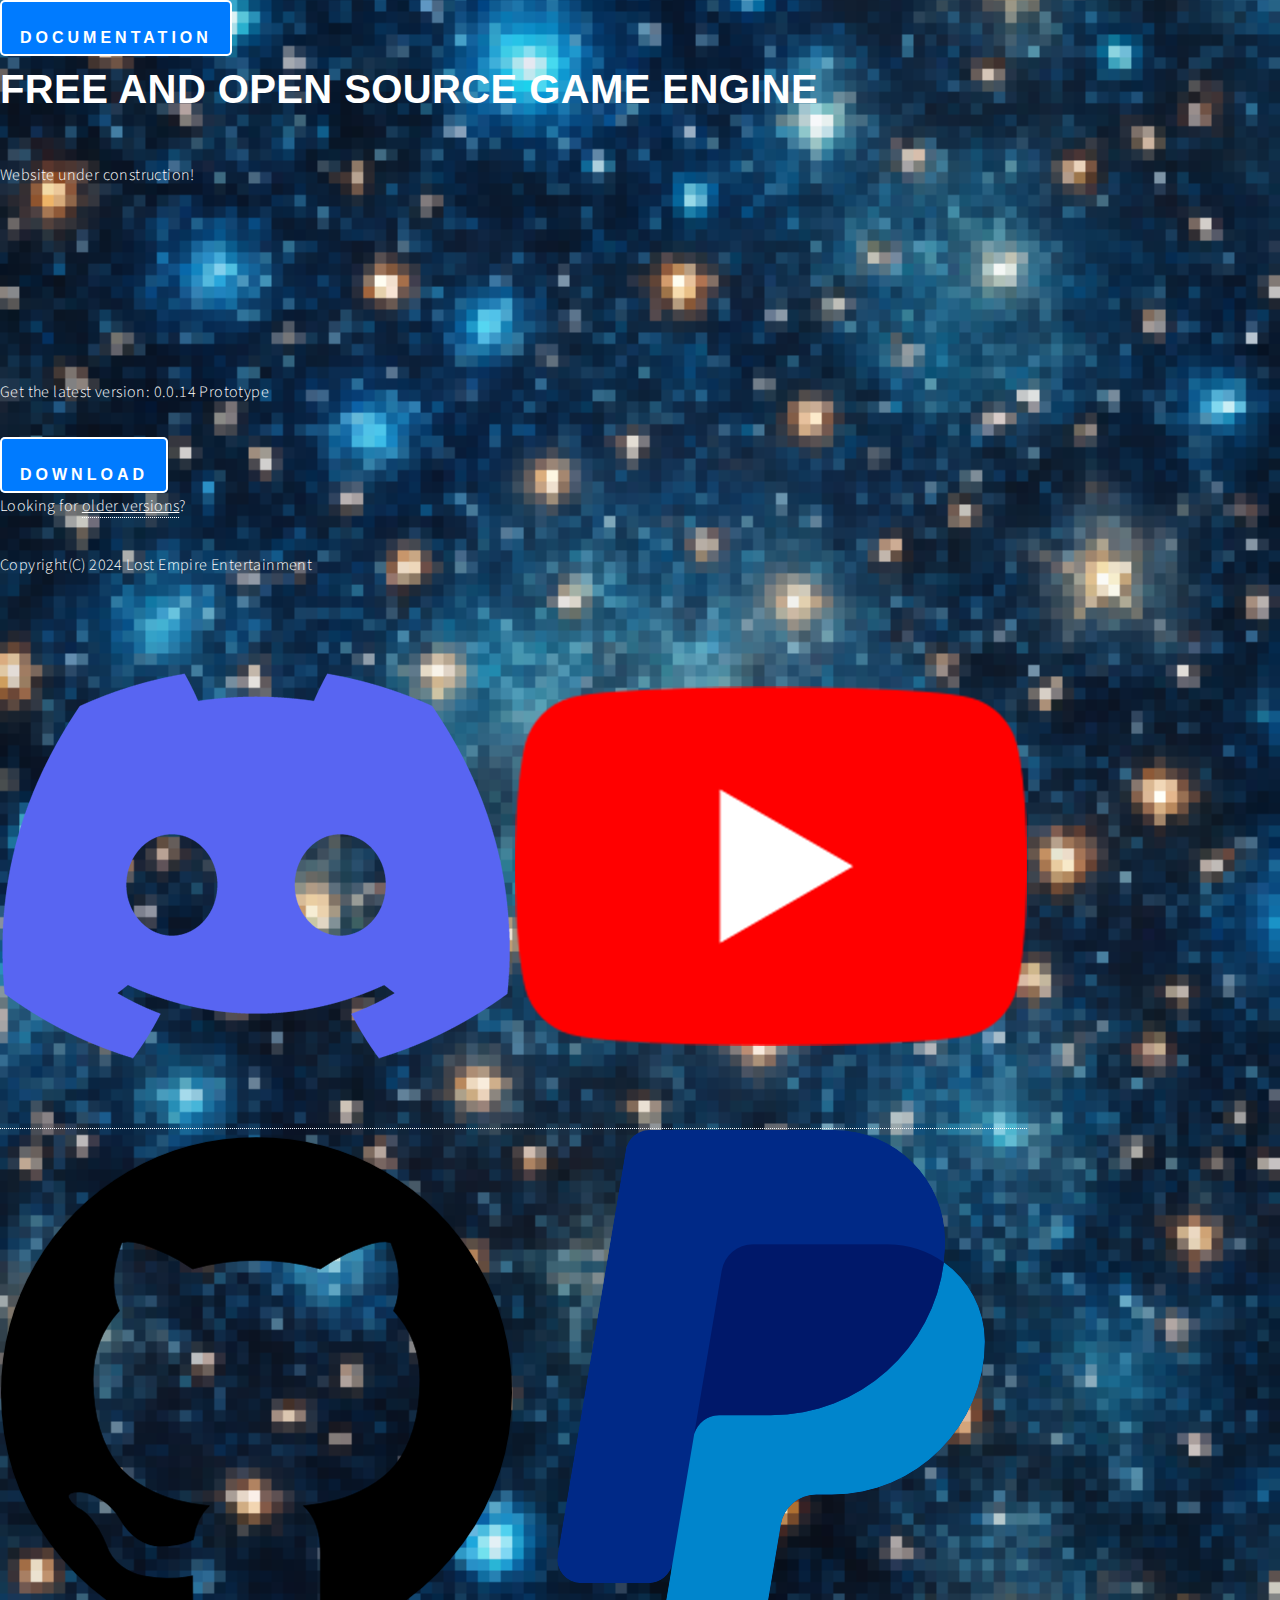
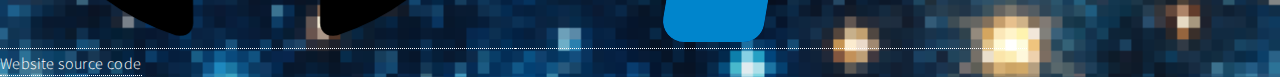
<file: index.html>
<!DOCTYPE html>
<html lang="en">
<head>
    <meta charset="UTF-8">
    <meta name="viewport" content="width=device-width, initial-scale=1.0">
    <title>Elypso engine</title>
    <link rel="stylesheet" href="assets/css/main.css">
    <link rel="stylesheet" href="assets/css/homepage.css"/>
    <link rel="icon" type="image/x-icon" href="images/favicon.ico"/>
</head>
<body>
    <!-- displays the very top overlay with navigation buttons -->
    <div class="-top-overlay">
        <div class="-top-overlay-btn1">
            <button id="btn_Docs">Documentation</button>
        </div>
    </div>

    <!-- displays the homepage title overlay -->
    <div class="hp-main-overlay">
        <div class="-overlay-content">
            <h1 style="font-family: Arial, sans-serif;
                font-weight: bold;">
                FREE AND OPEN SOURCE GAME ENGINE
            </h1>
            <p>Website under construction!</p>
            <br />
            <br />
            <br />
            <br />
            <br />
            <br />
            <p>Get the latest version: 0.0.14 Prototype</p>
            <button id="btn_DownloadEngine">Download</button>
            <p>
                Looking for <a href="pages/older_versions.html"><u>older versions</u></a>?
            </p>
        </div>
    </div>

    <!-- displays the bottom overlay with links and copyright -->
    <div class="-bottom-overlay">
        <div class="-bottom-overlay-copyright">
            <p>Copyright(C) 2024 Lost Empire Entertainment</p>
        </div>
        <a href="https://discord.gg/FqJgy2SvDs" target="_blank">
            <img src="images/third-party/discord-icon.png" alt="Image" class="-button-overlay-icon-discord" />
        </a>
        <a href="https://youtube.com/greenlaser" target="_blank">
            <img src="images/third-party/youtube-icon.png" alt="Image" class="-button-overlay-icon-youtube" />
        </a>
        <a href="https://github.com/Lost-Empire-Entertainment/Elypso-engine" target="_blank">
            <img src="images/third-party/github-icon.png" alt="Image" class="-button-overlay-icon-github" />
        </a>
        <a href="https://www.paypal.com/donate/?hosted_button_id=QWG8SAYX5TTP6" target="_blank">
            <img src="images/third-party/paypal-icon.png" alt="Image" class="-button-overlay-icon-paypal" />
        </a>
        <div class="-website-source">
            <a href="https://github.com/Lost-Empire-Entertainment/elypsoengine_dot_com" target="_blank">
                Website source code
            </a>
        </div>
    </div>
    <script src="assets/js/links.js"></script>
</body>
</html>
</file>
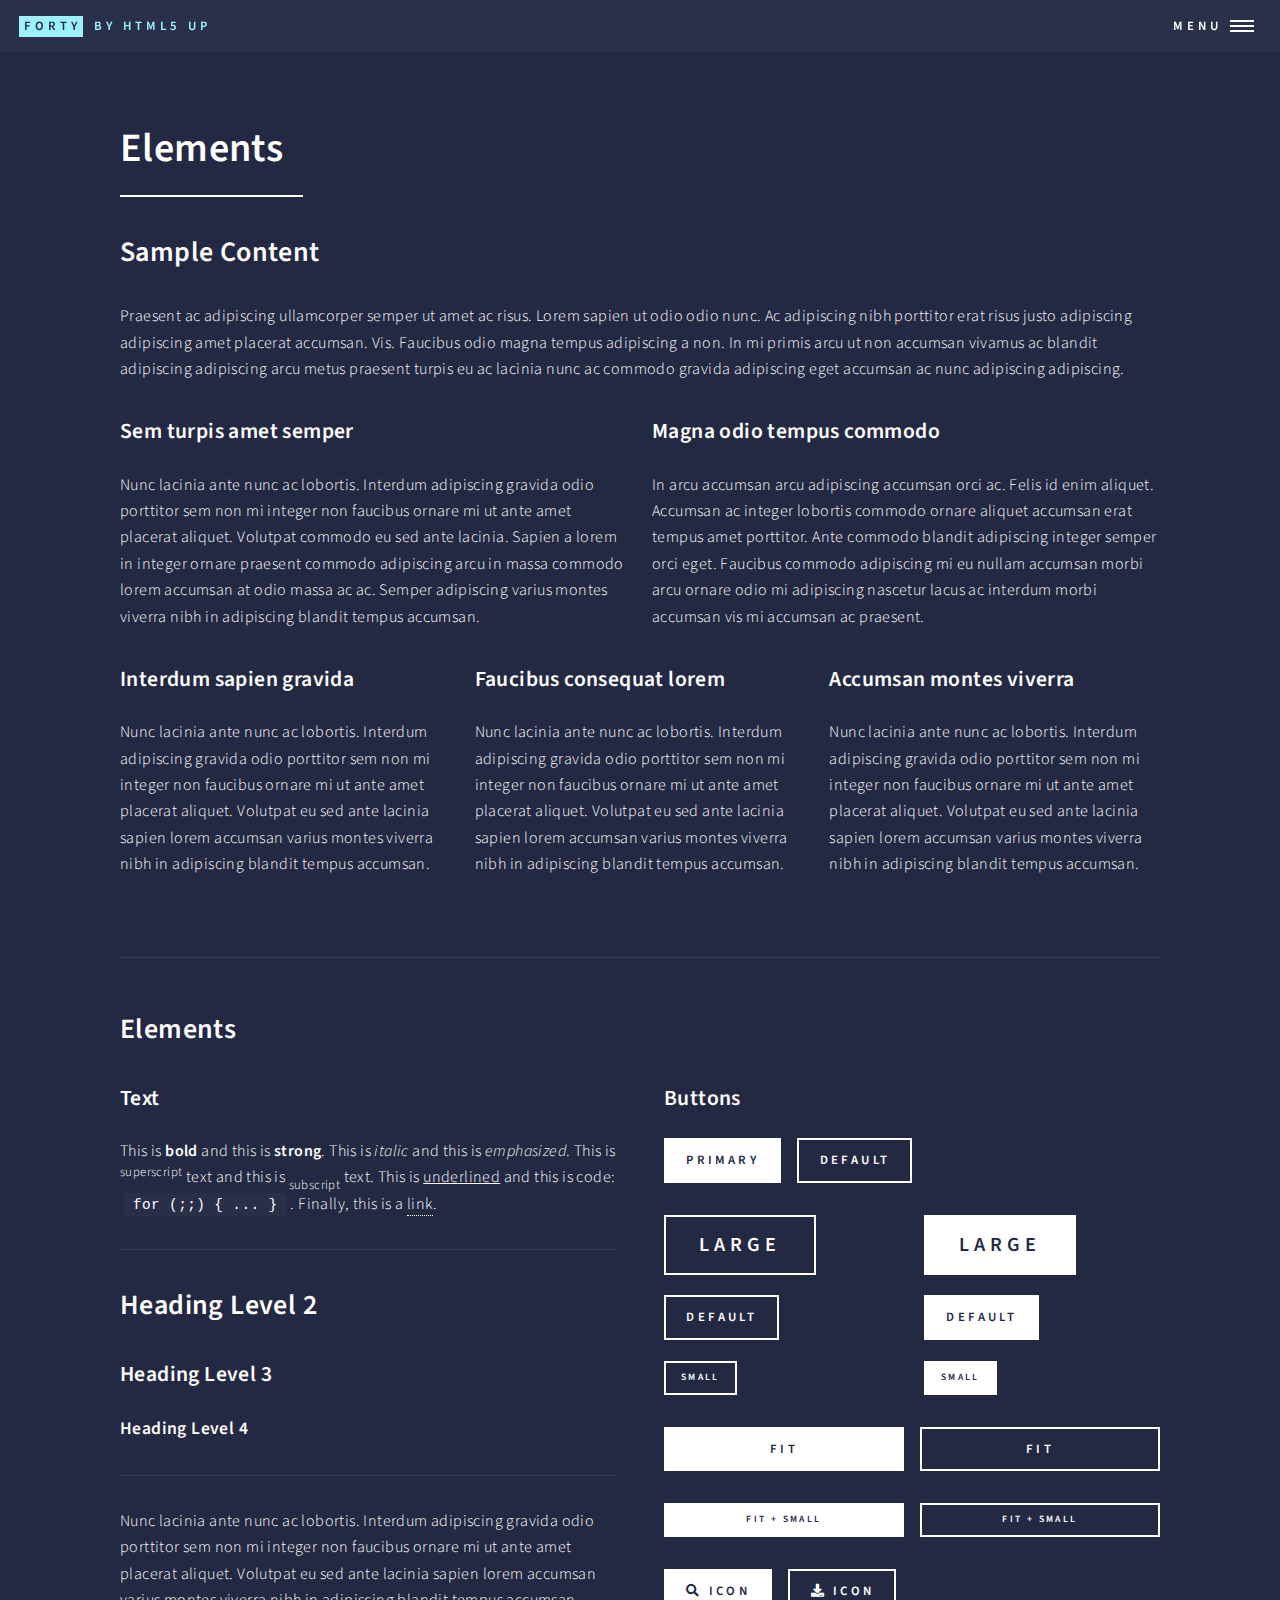
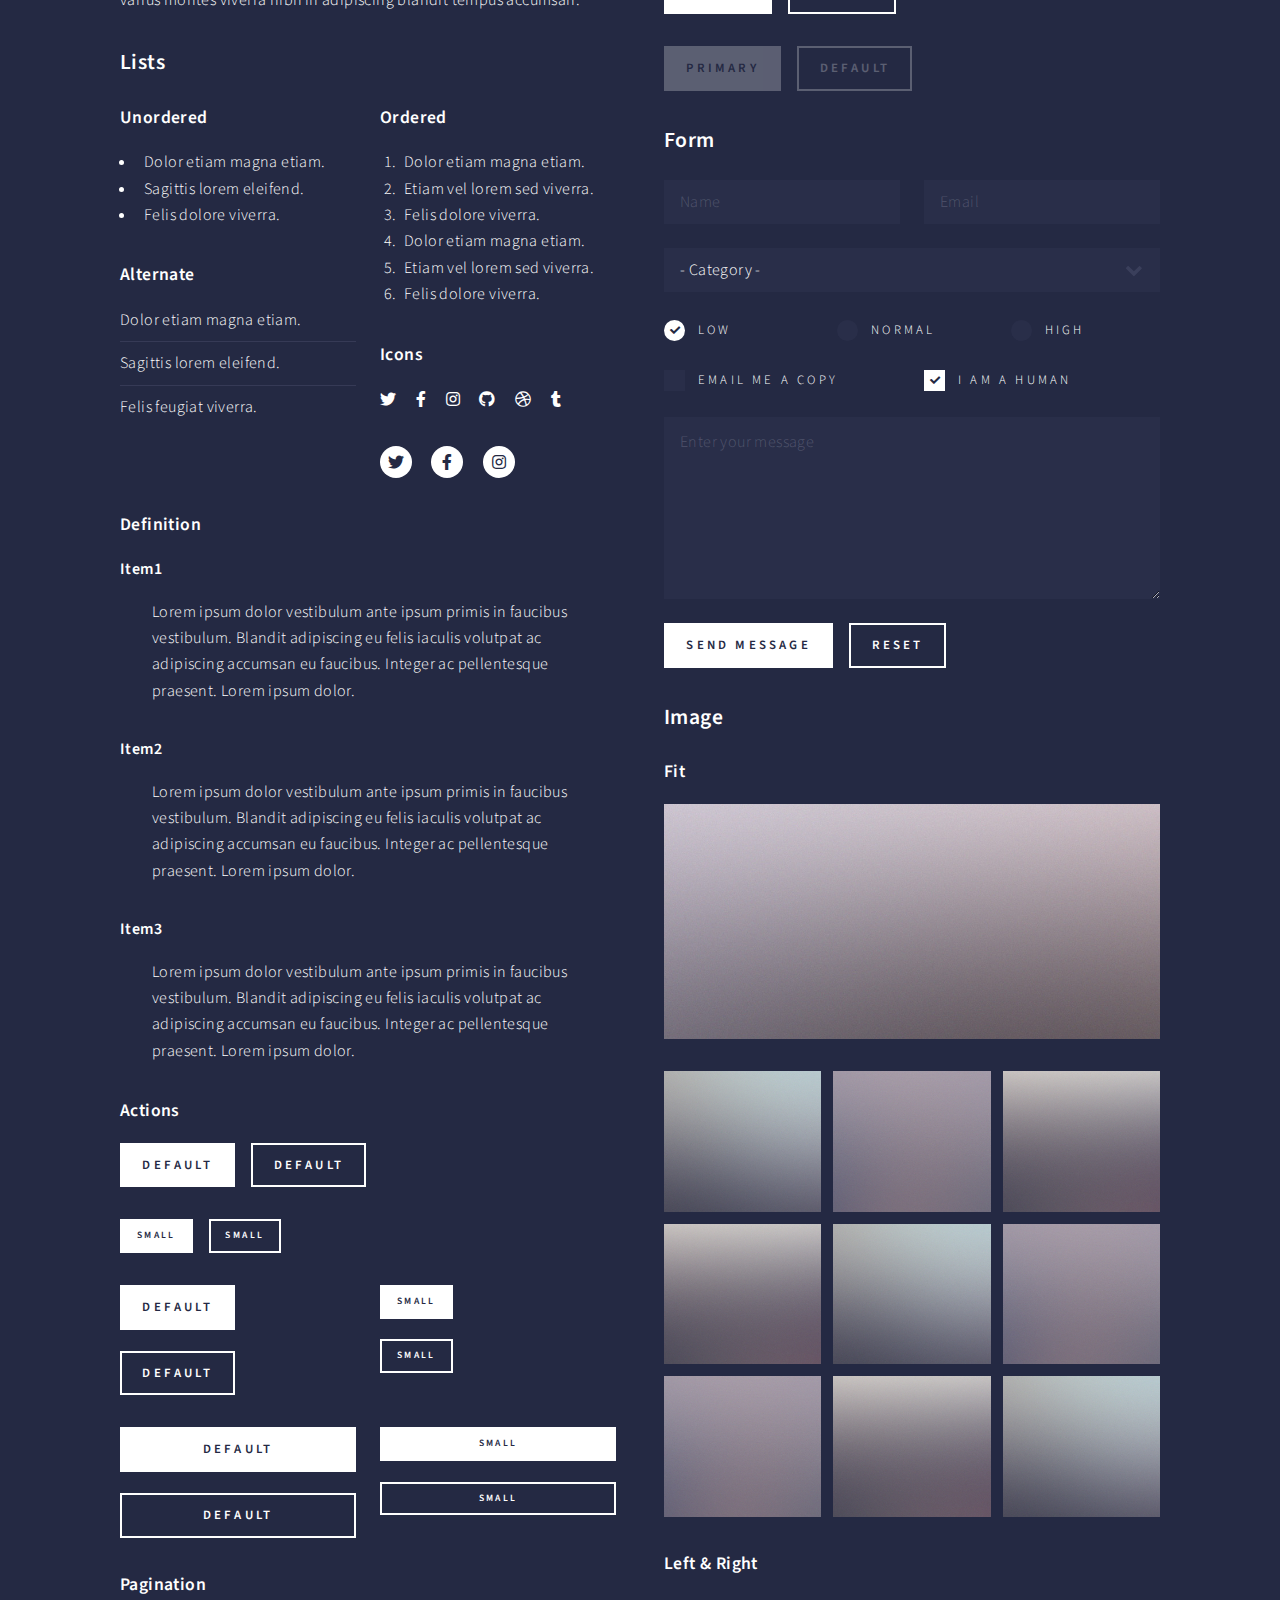
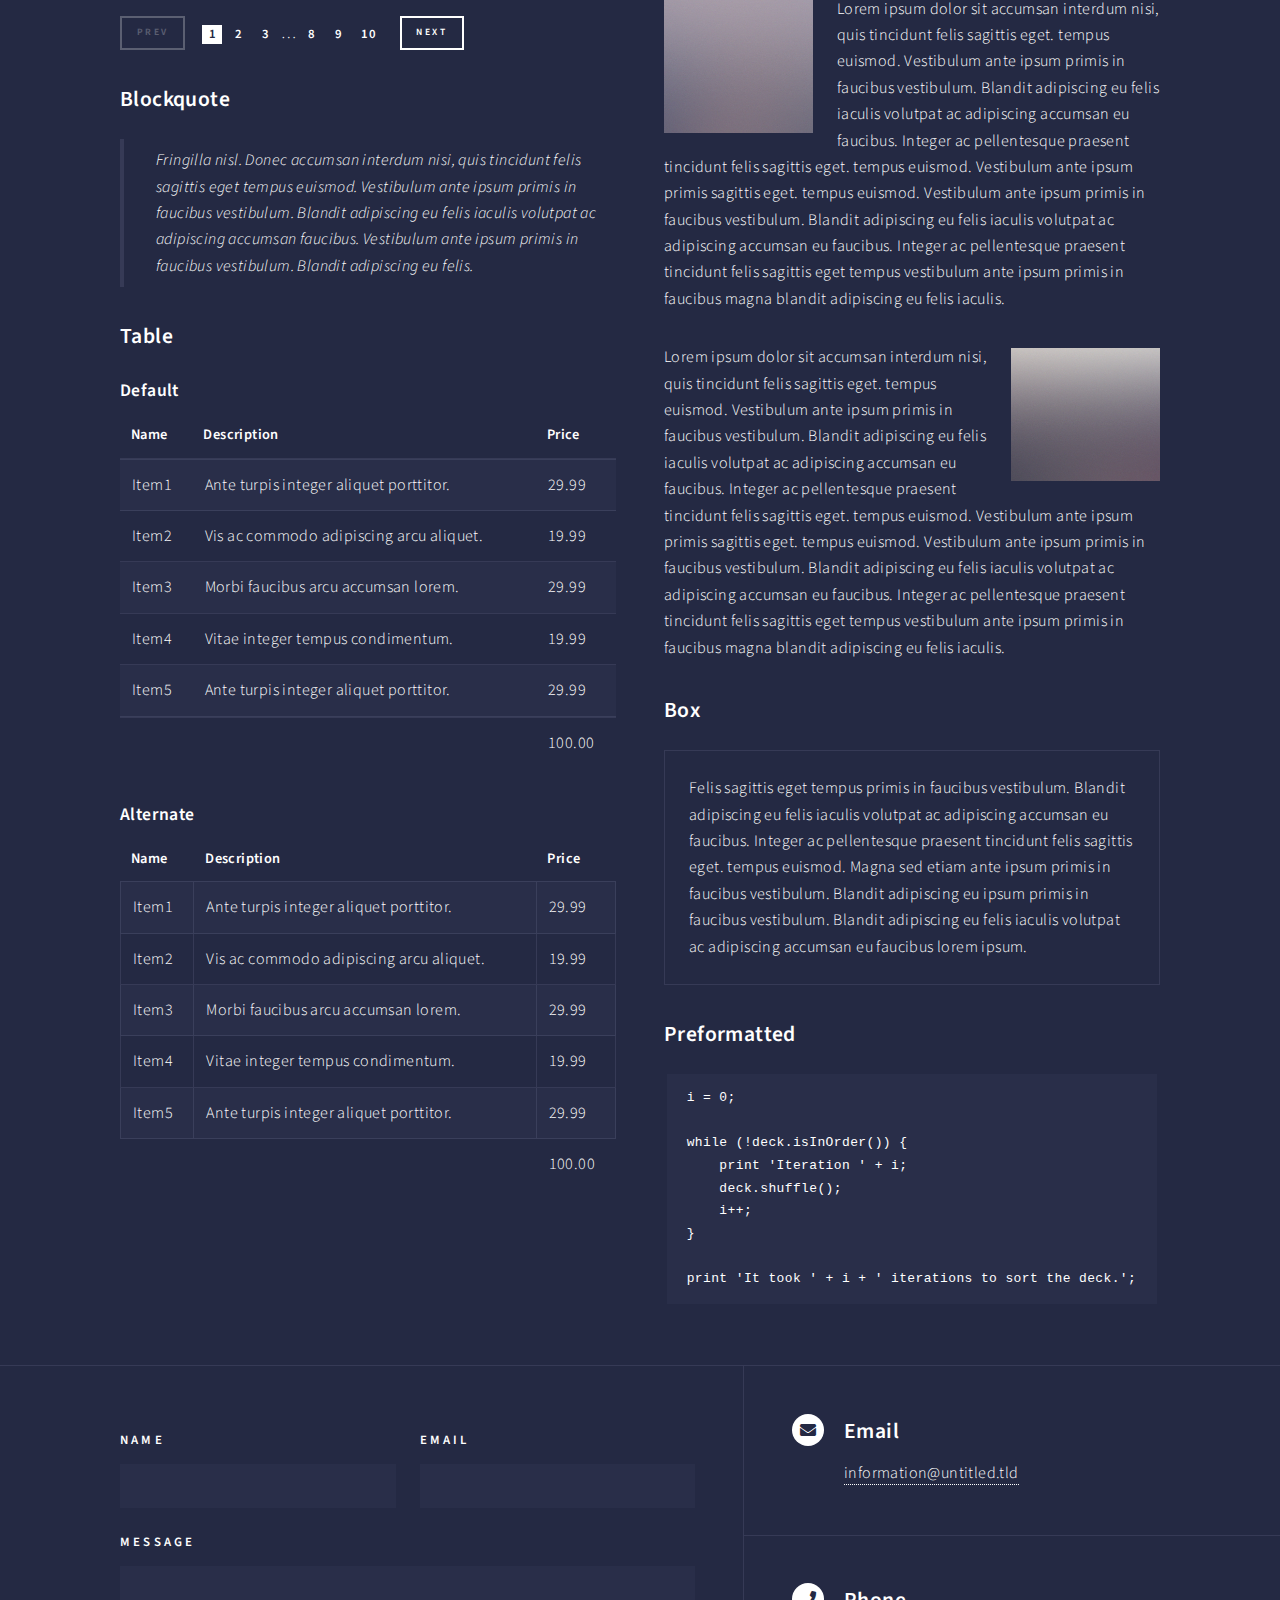
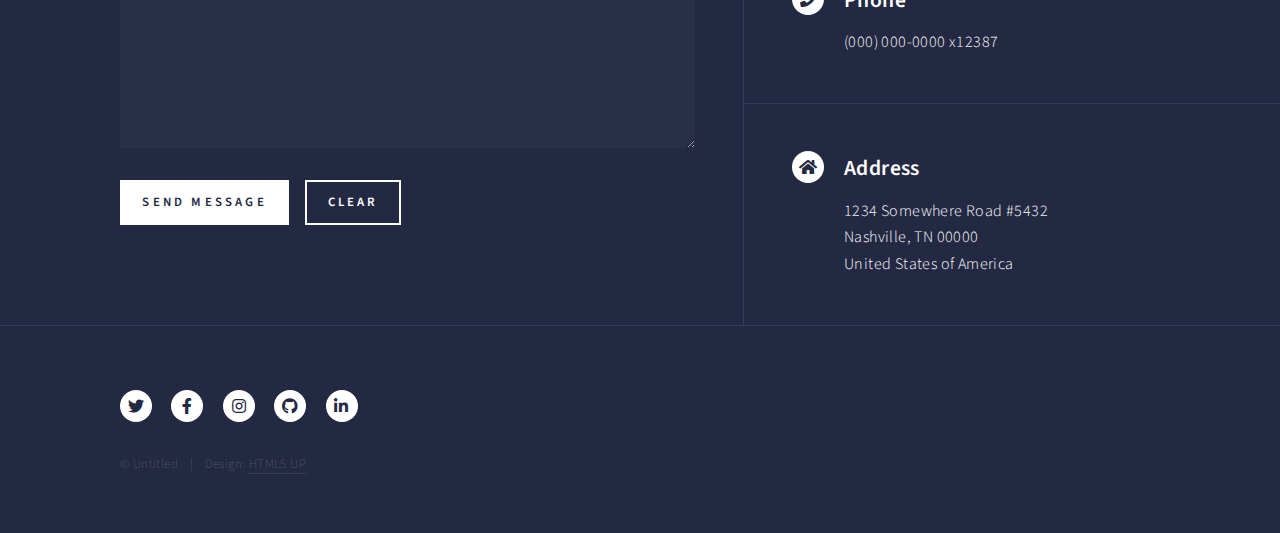
<file: elements.html>
<!DOCTYPE HTML>
<!--
	Forty by HTML5 UP
	html5up.net | @ajlkn
	Free for personal and commercial use under the CCA 3.0 license (html5up.net/license)
-->
<html>
	<head>
		<title>Elements - Forty by HTML5 UP</title>
		<meta charset="utf-8" />
		<meta name="viewport" content="width=device-width, initial-scale=1, user-scalable=no" />
		<link rel="stylesheet" href="assets/css/main.css" />
		<noscript><link rel="stylesheet" href="assets/css/noscript.css" /></noscript>
	</head>
	<body class="is-preload">

		<!-- Wrapper -->
			<div id="wrapper">

				<!-- Header -->
					<header id="header">
						<a href="index.html" class="logo"><strong>Forty</strong> <span>by HTML5 UP</span></a>
						<nav>
							<a href="#menu">Menu</a>
						</nav>
					</header>

				<!-- Menu -->
					<nav id="menu">
						<ul class="links">
							<li><a href="index.html">Home</a></li>
							<li><a href="landing.html">Landing</a></li>
							<li><a href="generic.html">Generic</a></li>
							<li><a href="elements.html">Elements</a></li>
						</ul>
						<ul class="actions stacked">
							<li><a href="#" class="button primary fit">Get Started</a></li>
							<li><a href="#" class="button fit">Log In</a></li>
						</ul>
					</nav>

				<!-- Main -->
					<div id="main" class="alt">

						<!-- One -->
							<section id="one">
								<div class="inner">
									<header class="major">
										<h1>Elements</h1>
									</header>

									<!-- Content -->
										<h2 id="content">Sample Content</h2>
										<p>Praesent ac adipiscing ullamcorper semper ut amet ac risus. Lorem sapien ut odio odio nunc. Ac adipiscing nibh porttitor erat risus justo adipiscing adipiscing amet placerat accumsan. Vis. Faucibus odio magna tempus adipiscing a non. In mi primis arcu ut non accumsan vivamus ac blandit adipiscing adipiscing arcu metus praesent turpis eu ac lacinia nunc ac commodo gravida adipiscing eget accumsan ac nunc adipiscing adipiscing.</p>
										<div class="row">
											<div class="col-6 col-12-small">
												<h3>Sem turpis amet semper</h3>
												<p>Nunc lacinia ante nunc ac lobortis. Interdum adipiscing gravida odio porttitor sem non mi integer non faucibus ornare mi ut ante amet placerat aliquet. Volutpat commodo eu sed ante lacinia. Sapien a lorem in integer ornare praesent commodo adipiscing arcu in massa commodo lorem accumsan at odio massa ac ac. Semper adipiscing varius montes viverra nibh in adipiscing blandit tempus accumsan.</p>
											</div>
											<div class="col-6 col-12-small">
												<h3>Magna odio tempus commodo</h3>
												<p>In arcu accumsan arcu adipiscing accumsan orci ac. Felis id enim aliquet. Accumsan ac integer lobortis commodo ornare aliquet accumsan erat tempus amet porttitor. Ante commodo blandit adipiscing integer semper orci eget. Faucibus commodo adipiscing mi eu nullam accumsan morbi arcu ornare odio mi adipiscing nascetur lacus ac interdum morbi accumsan vis mi accumsan ac praesent.</p>
											</div>
											<!-- Break -->
											<div class="col-4 col-12-medium">
												<h3>Interdum sapien gravida</h3>
												<p>Nunc lacinia ante nunc ac lobortis. Interdum adipiscing gravida odio porttitor sem non mi integer non faucibus ornare mi ut ante amet placerat aliquet. Volutpat eu sed ante lacinia sapien lorem accumsan varius montes viverra nibh in adipiscing blandit tempus accumsan.</p>
											</div>
											<div class="col-4 col-12-medium">
												<h3>Faucibus consequat lorem</h3>
												<p>Nunc lacinia ante nunc ac lobortis. Interdum adipiscing gravida odio porttitor sem non mi integer non faucibus ornare mi ut ante amet placerat aliquet. Volutpat eu sed ante lacinia sapien lorem accumsan varius montes viverra nibh in adipiscing blandit tempus accumsan.</p>
											</div>
											<div class="col-4 col-12-medium">
												<h3>Accumsan montes viverra</h3>
												<p>Nunc lacinia ante nunc ac lobortis. Interdum adipiscing gravida odio porttitor sem non mi integer non faucibus ornare mi ut ante amet placerat aliquet. Volutpat eu sed ante lacinia sapien lorem accumsan varius montes viverra nibh in adipiscing blandit tempus accumsan.</p>
											</div>
										</div>

									<hr class="major" />

									<!-- Elements -->
										<h2 id="elements">Elements</h2>
										<div class="row gtr-200">
											<div class="col-6 col-12-medium">

												<!-- Text stuff -->
													<h3>Text</h3>
													<p>This is <b>bold</b> and this is <strong>strong</strong>. This is <i>italic</i> and this is <em>emphasized</em>.
													This is <sup>superscript</sup> text and this is <sub>subscript</sub> text.
													This is <u>underlined</u> and this is code: <code>for (;;) { ... }</code>.
													Finally, this is a <a href="#">link</a>.</p>
													<hr />
													<h2>Heading Level 2</h2>
													<h3>Heading Level 3</h3>
													<h4>Heading Level 4</h4>
													<hr />
													<p>Nunc lacinia ante nunc ac lobortis. Interdum adipiscing gravida odio porttitor sem non mi integer non faucibus ornare mi ut ante amet placerat aliquet. Volutpat eu sed ante lacinia sapien lorem accumsan varius montes viverra nibh in adipiscing blandit tempus accumsan.</p>

												<!-- Lists -->
													<h3>Lists</h3>
													<div class="row">
														<div class="col-6 col-12-small">

															<h4>Unordered</h4>
															<ul>
																<li>Dolor etiam magna etiam.</li>
																<li>Sagittis lorem eleifend.</li>
																<li>Felis dolore viverra.</li>
															</ul>

															<h4>Alternate</h4>
															<ul class="alt">
																<li>Dolor etiam magna etiam.</li>
																<li>Sagittis lorem eleifend.</li>
																<li>Felis feugiat viverra.</li>
															</ul>

														</div>
														<div class="col-6 col-12-small">

															<h4>Ordered</h4>
															<ol>
																<li>Dolor etiam magna etiam.</li>
																<li>Etiam vel lorem sed viverra.</li>
																<li>Felis dolore viverra.</li>
																<li>Dolor etiam magna etiam.</li>
																<li>Etiam vel lorem sed viverra.</li>
																<li>Felis dolore viverra.</li>
															</ol>

															<h4>Icons</h4>
															<ul class="icons">
																<li><a href="#" class="icon brands fa-twitter"><span class="label">Twitter</span></a></li>
																<li><a href="#" class="icon brands fa-facebook-f"><span class="label">Facebook</span></a></li>
																<li><a href="#" class="icon brands fa-instagram"><span class="label">Instagram</span></a></li>
																<li><a href="#" class="icon brands fa-github"><span class="label">Github</span></a></li>
																<li><a href="#" class="icon brands fa-dribbble"><span class="label">Dribbble</span></a></li>
																<li><a href="#" class="icon brands fa-tumblr"><span class="label">Tumblr</span></a></li>
															</ul>
															<ul class="icons">
																<li><a href="#" class="icon brands alt fa-twitter"><span class="label">Twitter</span></a></li>
																<li><a href="#" class="icon brands alt fa-facebook-f"><span class="label">Facebook</span></a></li>
																<li><a href="#" class="icon brands alt fa-instagram"><span class="label">Instagram</span></a></li>
															</ul>

														</div>
													</div>
													<h4>Definition</h4>
													<dl>
														<dt>Item1</dt>
														<dd>
															<p>Lorem ipsum dolor vestibulum ante ipsum primis in faucibus vestibulum. Blandit adipiscing eu felis iaculis volutpat ac adipiscing accumsan eu faucibus. Integer ac pellentesque praesent. Lorem ipsum dolor.</p>
														</dd>
														<dt>Item2</dt>
														<dd>
															<p>Lorem ipsum dolor vestibulum ante ipsum primis in faucibus vestibulum. Blandit adipiscing eu felis iaculis volutpat ac adipiscing accumsan eu faucibus. Integer ac pellentesque praesent. Lorem ipsum dolor.</p>
														</dd>
														<dt>Item3</dt>
														<dd>
															<p>Lorem ipsum dolor vestibulum ante ipsum primis in faucibus vestibulum. Blandit adipiscing eu felis iaculis volutpat ac adipiscing accumsan eu faucibus. Integer ac pellentesque praesent. Lorem ipsum dolor.</p>
														</dd>
													</dl>

													<h4>Actions</h4>
													<ul class="actions">
														<li><a href="#" class="button primary">Default</a></li>
														<li><a href="#" class="button">Default</a></li>
													</ul>
													<ul class="actions small">
														<li><a href="#" class="button primary small">Small</a></li>
														<li><a href="#" class="button small">Small</a></li>
													</ul>
													<div class="row">
														<div class="col-6 col-12-small">
															<ul class="actions stacked">
																<li><a href="#" class="button primary">Default</a></li>
																<li><a href="#" class="button">Default</a></li>
															</ul>
														</div>
														<div class="col-6 col-12-small">
															<ul class="actions stacked">
																<li><a href="#" class="button primary small">Small</a></li>
																<li><a href="#" class="button small">Small</a></li>
															</ul>
														</div>
														<div class="col-6 col-12-small">
															<ul class="actions stacked">
																<li><a href="#" class="button primary fit">Default</a></li>
																<li><a href="#" class="button fit">Default</a></li>
															</ul>
														</div>
														<div class="col-6 col-12-small">
															<ul class="actions stacked">
																<li><a href="#" class="button primary small fit">Small</a></li>
																<li><a href="#" class="button small fit">Small</a></li>
															</ul>
														</div>
													</div>

													<h4>Pagination</h4>
													<ul class="pagination">
														<li><span class="button small disabled">Prev</span></li>
														<li><a href="#" class="page active">1</a></li>
														<li><a href="#" class="page">2</a></li>
														<li><a href="#" class="page">3</a></li>
														<li><span>&hellip;</span></li>
														<li><a href="#" class="page">8</a></li>
														<li><a href="#" class="page">9</a></li>
														<li><a href="#" class="page">10</a></li>
														<li><a href="#" class="button small">Next</a></li>
													</ul>

												<!-- Blockquote -->
													<h3>Blockquote</h3>
													<blockquote>Fringilla nisl. Donec accumsan interdum nisi, quis tincidunt felis sagittis eget tempus euismod. Vestibulum ante ipsum primis in faucibus vestibulum. Blandit adipiscing eu felis iaculis volutpat ac adipiscing accumsan faucibus. Vestibulum ante ipsum primis in faucibus vestibulum. Blandit adipiscing eu felis.</blockquote>

												<!-- Table -->
													<h3>Table</h3>

													<h4>Default</h4>
													<div class="table-wrapper">
														<table>
															<thead>
																<tr>
																	<th>Name</th>
																	<th>Description</th>
																	<th>Price</th>
																</tr>
															</thead>
															<tbody>
																<tr>
																	<td>Item1</td>
																	<td>Ante turpis integer aliquet porttitor.</td>
																	<td>29.99</td>
																</tr>
																<tr>
																	<td>Item2</td>
																	<td>Vis ac commodo adipiscing arcu aliquet.</td>
																	<td>19.99</td>
																</tr>
																<tr>
																	<td>Item3</td>
																	<td> Morbi faucibus arcu accumsan lorem.</td>
																	<td>29.99</td>
																</tr>
																<tr>
																	<td>Item4</td>
																	<td>Vitae integer tempus condimentum.</td>
																	<td>19.99</td>
																</tr>
																<tr>
																	<td>Item5</td>
																	<td>Ante turpis integer aliquet porttitor.</td>
																	<td>29.99</td>
																</tr>
															</tbody>
															<tfoot>
																<tr>
																	<td colspan="2"></td>
																	<td>100.00</td>
																</tr>
															</tfoot>
														</table>
													</div>

													<h4>Alternate</h4>
													<div class="table-wrapper">
														<table class="alt">
															<thead>
																<tr>
																	<th>Name</th>
																	<th>Description</th>
																	<th>Price</th>
																</tr>
															</thead>
															<tbody>
																<tr>
																	<td>Item1</td>
																	<td>Ante turpis integer aliquet porttitor.</td>
																	<td>29.99</td>
																</tr>
																<tr>
																	<td>Item2</td>
																	<td>Vis ac commodo adipiscing arcu aliquet.</td>
																	<td>19.99</td>
																</tr>
																<tr>
																	<td>Item3</td>
																	<td> Morbi faucibus arcu accumsan lorem.</td>
																	<td>29.99</td>
																</tr>
																<tr>
																	<td>Item4</td>
																	<td>Vitae integer tempus condimentum.</td>
																	<td>19.99</td>
																</tr>
																<tr>
																	<td>Item5</td>
																	<td>Ante turpis integer aliquet porttitor.</td>
																	<td>29.99</td>
																</tr>
															</tbody>
															<tfoot>
																<tr>
																	<td colspan="2"></td>
																	<td>100.00</td>
																</tr>
															</tfoot>
														</table>
													</div>

											</div>
											<div class="col-6 col-12-medium">

												<!-- Buttons -->
													<h3>Buttons</h3>
													<ul class="actions">
														<li><a href="#" class="button primary">Primary</a></li>
														<li><a href="#" class="button">Default</a></li>
													</ul>
													<div class="row">
														<div class="col-6 col-12-xsmall">
															<ul class="actions stacked">
																<li><a href="#" class="button large">Large</a></li>
																<li><a href="#" class="button">Default</a></li>
																<li><a href="#" class="button small">Small</a></li>
															</ul>
														</div>
														<div class="col-6 col-12-xsmall">
															<ul class="actions stacked">
																<li><a href="#" class="button primary large">Large</a></li>
																<li><a href="#" class="button primary">Default</a></li>
																<li><a href="#" class="button primary small">Small</a></li>
															</ul>
														</div>
													</div>
													<ul class="actions fit">
														<li><a href="#" class="button primary fit">Fit</a></li>
														<li><a href="#" class="button fit">Fit</a></li>
													</ul>
													<ul class="actions fit small">
														<li><a href="#" class="button primary fit small">Fit + Small</a></li>
														<li><a href="#" class="button fit small">Fit + Small</a></li>
													</ul>
													<ul class="actions">
														<li><a href="#" class="button primary icon solid fa-search">Icon</a></li>
														<li><a href="#" class="button icon solid fa-download">Icon</a></li>
													</ul>
													<ul class="actions">
														<li><span class="button primary disabled">Primary</span></li>
														<li><span class="button disabled">Default</span></li>
													</ul>

												<!-- Form -->
													<h3>Form</h3>

													<form method="post" action="#">
														<div class="row gtr-uniform">
															<div class="col-6 col-12-xsmall">
																<input type="text" name="demo-name" id="demo-name" value="" placeholder="Name" />
															</div>
															<div class="col-6 col-12-xsmall">
																<input type="email" name="demo-email" id="demo-email" value="" placeholder="Email" />
															</div>
															<!-- Break -->
															<div class="col-12">
																<select name="demo-category" id="demo-category">
																	<option value="">- Category -</option>
																	<option value="1">Manufacturing</option>
																	<option value="1">Shipping</option>
																	<option value="1">Administration</option>
																	<option value="1">Human Resources</option>
																</select>
															</div>
															<!-- Break -->
															<div class="col-4 col-12-small">
																<input type="radio" id="demo-priority-low" name="demo-priority" checked>
																<label for="demo-priority-low">Low</label>
															</div>
															<div class="col-4 col-12-small">
																<input type="radio" id="demo-priority-normal" name="demo-priority">
																<label for="demo-priority-normal">Normal</label>
															</div>
															<div class="col-4 col-12-small">
																<input type="radio" id="demo-priority-high" name="demo-priority">
																<label for="demo-priority-high">High</label>
															</div>
															<!-- Break -->
															<div class="col-6 col-12-small">
																<input type="checkbox" id="demo-copy" name="demo-copy">
																<label for="demo-copy">Email me a copy</label>
															</div>
															<div class="col-6 col-12-small">
																<input type="checkbox" id="demo-human" name="demo-human" checked>
																<label for="demo-human">I am a human</label>
															</div>
															<!-- Break -->
															<div class="col-12">
																<textarea name="demo-message" id="demo-message" placeholder="Enter your message" rows="6"></textarea>
															</div>
															<!-- Break -->
															<div class="col-12">
																<ul class="actions">
																	<li><input type="submit" value="Send Message" class="primary" /></li>
																	<li><input type="reset" value="Reset" /></li>
																</ul>
															</div>
														</div>
													</form>

												<!-- Image -->
													<h3>Image</h3>

													<h4>Fit</h4>
													<span class="image fit"><img src="images/pic03.jpg" alt="" /></span>
													<div class="box alt">
														<div class="row gtr-50 gtr-uniform">
															<div class="col-4"><span class="image fit"><img src="images/pic08.jpg" alt="" /></span></div>
															<div class="col-4"><span class="image fit"><img src="images/pic09.jpg" alt="" /></span></div>
															<div class="col-4"><span class="image fit"><img src="images/pic10.jpg" alt="" /></span></div>
															<!-- Break -->
															<div class="col-4"><span class="image fit"><img src="images/pic10.jpg" alt="" /></span></div>
															<div class="col-4"><span class="image fit"><img src="images/pic08.jpg" alt="" /></span></div>
															<div class="col-4"><span class="image fit"><img src="images/pic09.jpg" alt="" /></span></div>
															<!-- Break -->
															<div class="col-4"><span class="image fit"><img src="images/pic09.jpg" alt="" /></span></div>
															<div class="col-4"><span class="image fit"><img src="images/pic10.jpg" alt="" /></span></div>
															<div class="col-4"><span class="image fit"><img src="images/pic08.jpg" alt="" /></span></div>
														</div>
													</div>

													<h4>Left &amp; Right</h4>
													<p><span class="image left"><img src="images/pic09.jpg" alt="" /></span>Lorem ipsum dolor sit accumsan interdum nisi, quis tincidunt felis sagittis eget. tempus euismod. Vestibulum ante ipsum primis in faucibus vestibulum. Blandit adipiscing eu felis iaculis volutpat ac adipiscing accumsan eu faucibus. Integer ac pellentesque praesent tincidunt felis sagittis eget. tempus euismod. Vestibulum ante ipsum primis sagittis eget. tempus euismod. Vestibulum ante ipsum primis in faucibus vestibulum. Blandit adipiscing eu felis iaculis volutpat ac adipiscing accumsan eu faucibus. Integer ac pellentesque praesent tincidunt felis sagittis eget tempus vestibulum ante ipsum primis in faucibus magna blandit adipiscing eu felis iaculis.</p>
													<p><span class="image right"><img src="images/pic10.jpg" alt="" /></span>Lorem ipsum dolor sit accumsan interdum nisi, quis tincidunt felis sagittis eget. tempus euismod. Vestibulum ante ipsum primis in faucibus vestibulum. Blandit adipiscing eu felis iaculis volutpat ac adipiscing accumsan eu faucibus. Integer ac pellentesque praesent tincidunt felis sagittis eget. tempus euismod. Vestibulum ante ipsum primis sagittis eget. tempus euismod. Vestibulum ante ipsum primis in faucibus vestibulum. Blandit adipiscing eu felis iaculis volutpat ac adipiscing accumsan eu faucibus. Integer ac pellentesque praesent tincidunt felis sagittis eget tempus vestibulum ante ipsum primis in faucibus magna blandit adipiscing eu felis iaculis.</p>

												<!-- Box -->
													<h3>Box</h3>
													<div class="box">
														<p>Felis sagittis eget tempus primis in faucibus vestibulum. Blandit adipiscing eu felis iaculis volutpat ac adipiscing accumsan eu faucibus. Integer ac pellentesque praesent tincidunt felis sagittis eget. tempus euismod. Magna sed etiam ante ipsum primis in faucibus vestibulum. Blandit adipiscing eu ipsum primis in faucibus vestibulum. Blandit adipiscing eu felis iaculis volutpat ac adipiscing accumsan eu faucibus lorem ipsum.</p>
													</div>

												<!-- Preformatted Code -->
													<h3>Preformatted</h3>
													<pre><code>i = 0;

while (!deck.isInOrder()) {
    print 'Iteration ' + i;
    deck.shuffle();
    i++;
}

print 'It took ' + i + ' iterations to sort the deck.';
</code></pre>

											</div>
										</div>

								</div>
							</section>

					</div>

				<!-- Contact -->
					<section id="contact">
						<div class="inner">
							<section>
								<form method="post" action="#">
									<div class="fields">
										<div class="field half">
											<label for="name">Name</label>
											<input type="text" name="name" id="name" />
										</div>
										<div class="field half">
											<label for="email">Email</label>
											<input type="text" name="email" id="email" />
										</div>
										<div class="field">
											<label for="message">Message</label>
											<textarea name="message" id="message" rows="6"></textarea>
										</div>
									</div>
									<ul class="actions">
										<li><input type="submit" value="Send Message" class="primary" /></li>
										<li><input type="reset" value="Clear" /></li>
									</ul>
								</form>
							</section>
							<section class="split">
								<section>
									<div class="contact-method">
										<span class="icon solid alt fa-envelope"></span>
										<h3>Email</h3>
										<a href="#">information@untitled.tld</a>
									</div>
								</section>
								<section>
									<div class="contact-method">
										<span class="icon solid alt fa-phone"></span>
										<h3>Phone</h3>
										<span>(000) 000-0000 x12387</span>
									</div>
								</section>
								<section>
									<div class="contact-method">
										<span class="icon solid alt fa-home"></span>
										<h3>Address</h3>
										<span>1234 Somewhere Road #5432<br />
										Nashville, TN 00000<br />
										United States of America</span>
									</div>
								</section>
							</section>
						</div>
					</section>

				<!-- Footer -->
					<footer id="footer">
						<div class="inner">
							<ul class="icons">
								<li><a href="#" class="icon brands alt fa-twitter"><span class="label">Twitter</span></a></li>
								<li><a href="#" class="icon brands alt fa-facebook-f"><span class="label">Facebook</span></a></li>
								<li><a href="#" class="icon brands alt fa-instagram"><span class="label">Instagram</span></a></li>
								<li><a href="#" class="icon brands alt fa-github"><span class="label">GitHub</span></a></li>
								<li><a href="#" class="icon brands alt fa-linkedin-in"><span class="label">LinkedIn</span></a></li>
							</ul>
							<ul class="copyright">
								<li>&copy; Untitled</li><li>Design: <a href="https://html5up.net">HTML5 UP</a></li>
							</ul>
						</div>
					</footer>

			</div>

		<!-- Scripts -->
			<script src="assets/js/jquery.min.js"></script>
			<script src="assets/js/jquery.scrolly.min.js"></script>
			<script src="assets/js/jquery.scrollex.min.js"></script>
			<script src="assets/js/browser.min.js"></script>
			<script src="assets/js/breakpoints.min.js"></script>
			<script src="assets/js/util.js"></script>
			<script src="assets/js/main.js"></script>

	</body>
</html>
</file>
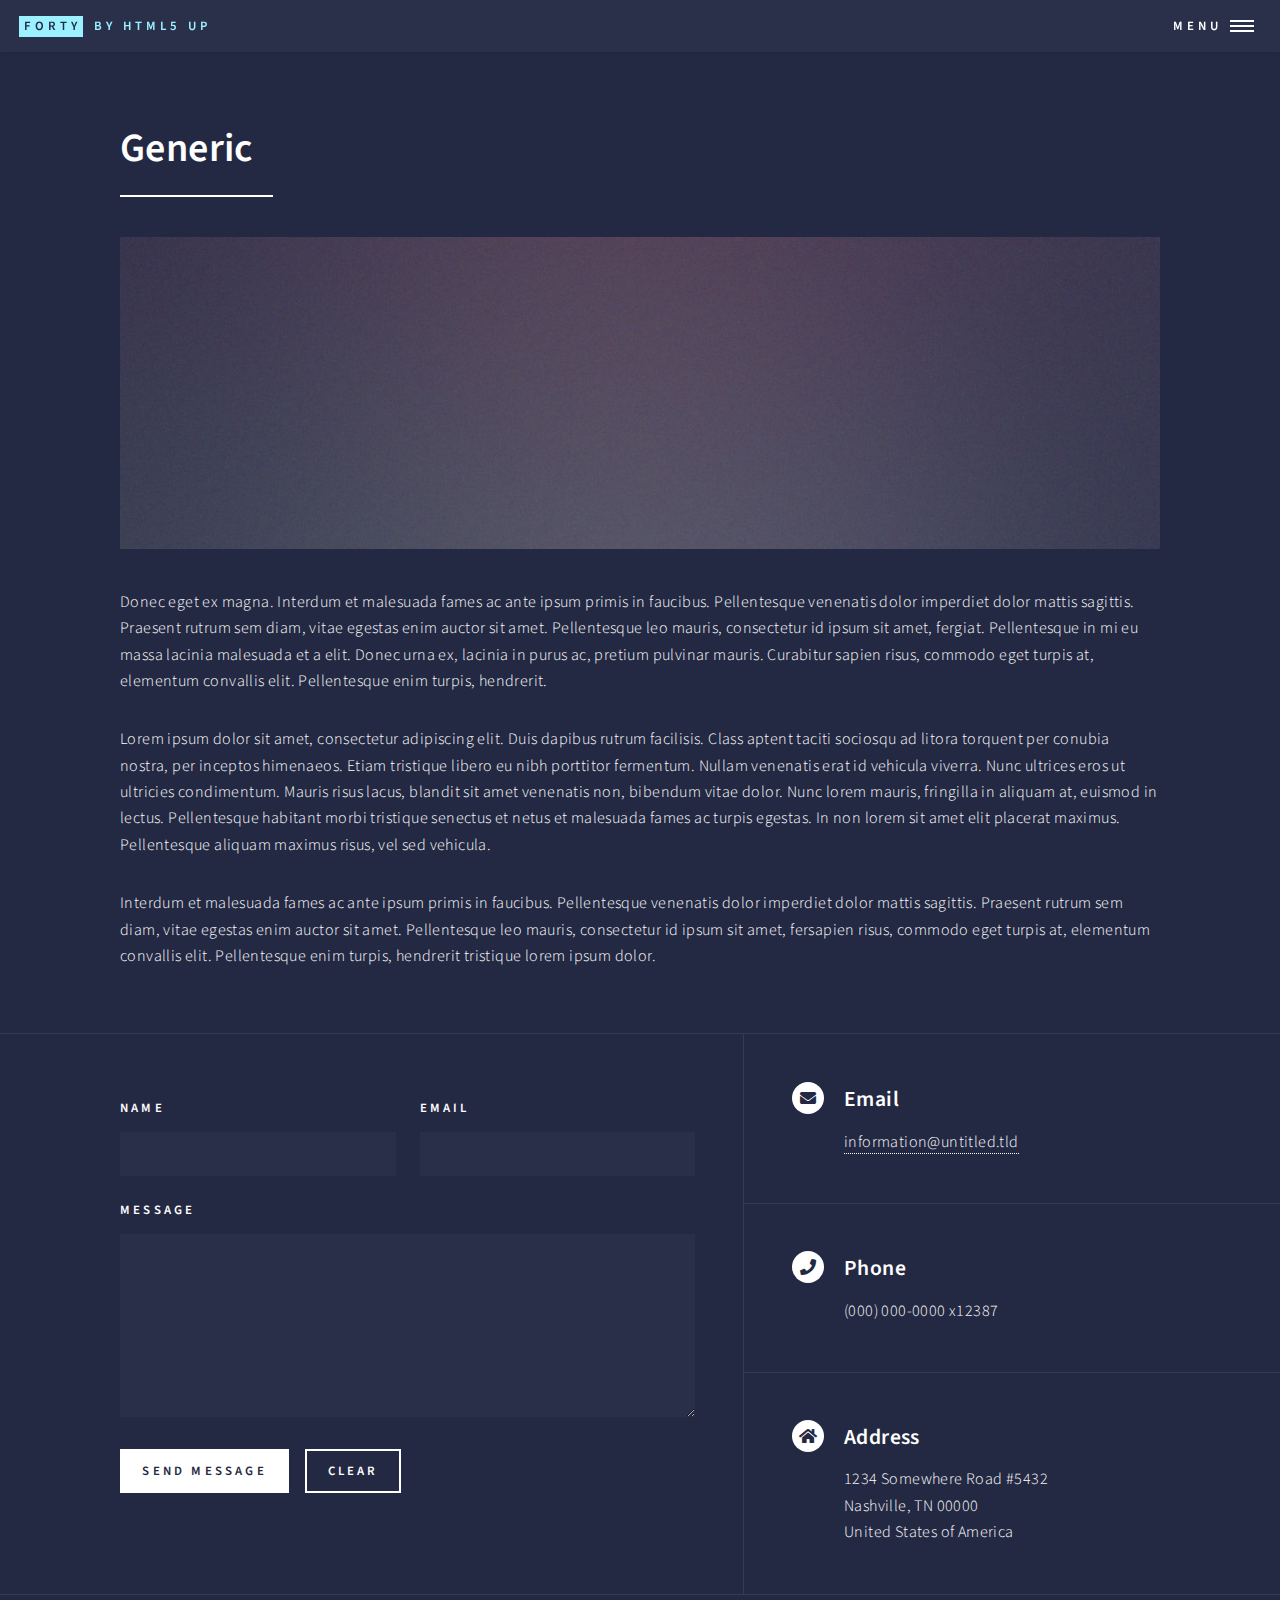
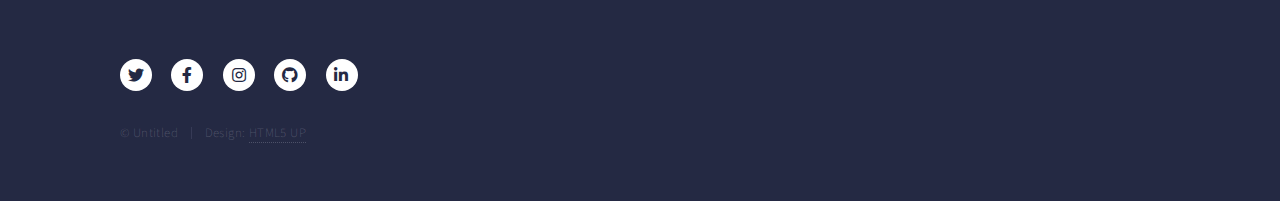
<file: generic.html>
<!DOCTYPE HTML>
<!--
	Forty by HTML5 UP
	html5up.net | @ajlkn
	Free for personal and commercial use under the CCA 3.0 license (html5up.net/license)
-->
<html>
	<head>
		<title>Generic - Forty by HTML5 UP</title>
		<meta charset="utf-8" />
		<meta name="viewport" content="width=device-width, initial-scale=1, user-scalable=no" />
		<link rel="stylesheet" href="assets/css/main.css" />
		<noscript><link rel="stylesheet" href="assets/css/noscript.css" /></noscript>
	</head>
	<body class="is-preload">

		<!-- Wrapper -->
			<div id="wrapper">

				<!-- Header -->
					<header id="header">
						<a href="index.html" class="logo"><strong>Forty</strong> <span>by HTML5 UP</span></a>
						<nav>
							<a href="#menu">Menu</a>
						</nav>
					</header>

				<!-- Menu -->
					<nav id="menu">
						<ul class="links">
							<li><a href="index.html">Home</a></li>
							<li><a href="landing.html">Landing</a></li>
							<li><a href="generic.html">Generic</a></li>
							<li><a href="elements.html">Elements</a></li>
						</ul>
						<ul class="actions stacked">
							<li><a href="#" class="button primary fit">Get Started</a></li>
							<li><a href="#" class="button fit">Log In</a></li>
						</ul>
					</nav>

				<!-- Main -->
					<div id="main" class="alt">

						<!-- One -->
							<section id="one">
								<div class="inner">
									<header class="major">
										<h1>Generic</h1>
									</header>
									<span class="image main"><img src="images/pic11.jpg" alt="" /></span>
									<p>Donec eget ex magna. Interdum et malesuada fames ac ante ipsum primis in faucibus. Pellentesque venenatis dolor imperdiet dolor mattis sagittis. Praesent rutrum sem diam, vitae egestas enim auctor sit amet. Pellentesque leo mauris, consectetur id ipsum sit amet, fergiat. Pellentesque in mi eu massa lacinia malesuada et a elit. Donec urna ex, lacinia in purus ac, pretium pulvinar mauris. Curabitur sapien risus, commodo eget turpis at, elementum convallis elit. Pellentesque enim turpis, hendrerit.</p>
									<p>Lorem ipsum dolor sit amet, consectetur adipiscing elit. Duis dapibus rutrum facilisis. Class aptent taciti sociosqu ad litora torquent per conubia nostra, per inceptos himenaeos. Etiam tristique libero eu nibh porttitor fermentum. Nullam venenatis erat id vehicula viverra. Nunc ultrices eros ut ultricies condimentum. Mauris risus lacus, blandit sit amet venenatis non, bibendum vitae dolor. Nunc lorem mauris, fringilla in aliquam at, euismod in lectus. Pellentesque habitant morbi tristique senectus et netus et malesuada fames ac turpis egestas. In non lorem sit amet elit placerat maximus. Pellentesque aliquam maximus risus, vel sed vehicula.</p>
									<p>Interdum et malesuada fames ac ante ipsum primis in faucibus. Pellentesque venenatis dolor imperdiet dolor mattis sagittis. Praesent rutrum sem diam, vitae egestas enim auctor sit amet. Pellentesque leo mauris, consectetur id ipsum sit amet, fersapien risus, commodo eget turpis at, elementum convallis elit. Pellentesque enim turpis, hendrerit tristique lorem ipsum dolor.</p>
								</div>
							</section>

					</div>

				<!-- Contact -->
					<section id="contact">
						<div class="inner">
							<section>
								<form method="post" action="#">
									<div class="fields">
										<div class="field half">
											<label for="name">Name</label>
											<input type="text" name="name" id="name" />
										</div>
										<div class="field half">
											<label for="email">Email</label>
											<input type="text" name="email" id="email" />
										</div>
										<div class="field">
											<label for="message">Message</label>
											<textarea name="message" id="message" rows="6"></textarea>
										</div>
									</div>
									<ul class="actions">
										<li><input type="submit" value="Send Message" class="primary" /></li>
										<li><input type="reset" value="Clear" /></li>
									</ul>
								</form>
							</section>
							<section class="split">
								<section>
									<div class="contact-method">
										<span class="icon solid alt fa-envelope"></span>
										<h3>Email</h3>
										<a href="#">information@untitled.tld</a>
									</div>
								</section>
								<section>
									<div class="contact-method">
										<span class="icon solid alt fa-phone"></span>
										<h3>Phone</h3>
										<span>(000) 000-0000 x12387</span>
									</div>
								</section>
								<section>
									<div class="contact-method">
										<span class="icon solid alt fa-home"></span>
										<h3>Address</h3>
										<span>1234 Somewhere Road #5432<br />
										Nashville, TN 00000<br />
										United States of America</span>
									</div>
								</section>
							</section>
						</div>
					</section>

				<!-- Footer -->
					<footer id="footer">
						<div class="inner">
							<ul class="icons">
								<li><a href="#" class="icon brands alt fa-twitter"><span class="label">Twitter</span></a></li>
								<li><a href="#" class="icon brands alt fa-facebook-f"><span class="label">Facebook</span></a></li>
								<li><a href="#" class="icon brands alt fa-instagram"><span class="label">Instagram</span></a></li>
								<li><a href="#" class="icon brands alt fa-github"><span class="label">GitHub</span></a></li>
								<li><a href="#" class="icon brands alt fa-linkedin-in"><span class="label">LinkedIn</span></a></li>
							</ul>
							<ul class="copyright">
								<li>&copy; Untitled</li><li>Design: <a href="https://html5up.net">HTML5 UP</a></li>
							</ul>
						</div>
					</footer>

			</div>

		<!-- Scripts -->
			<script src="assets/js/jquery.min.js"></script>
			<script src="assets/js/jquery.scrolly.min.js"></script>
			<script src="assets/js/jquery.scrollex.min.js"></script>
			<script src="assets/js/browser.min.js"></script>
			<script src="assets/js/breakpoints.min.js"></script>
			<script src="assets/js/util.js"></script>
			<script src="assets/js/main.js"></script>

	</body>
</html>
</file>
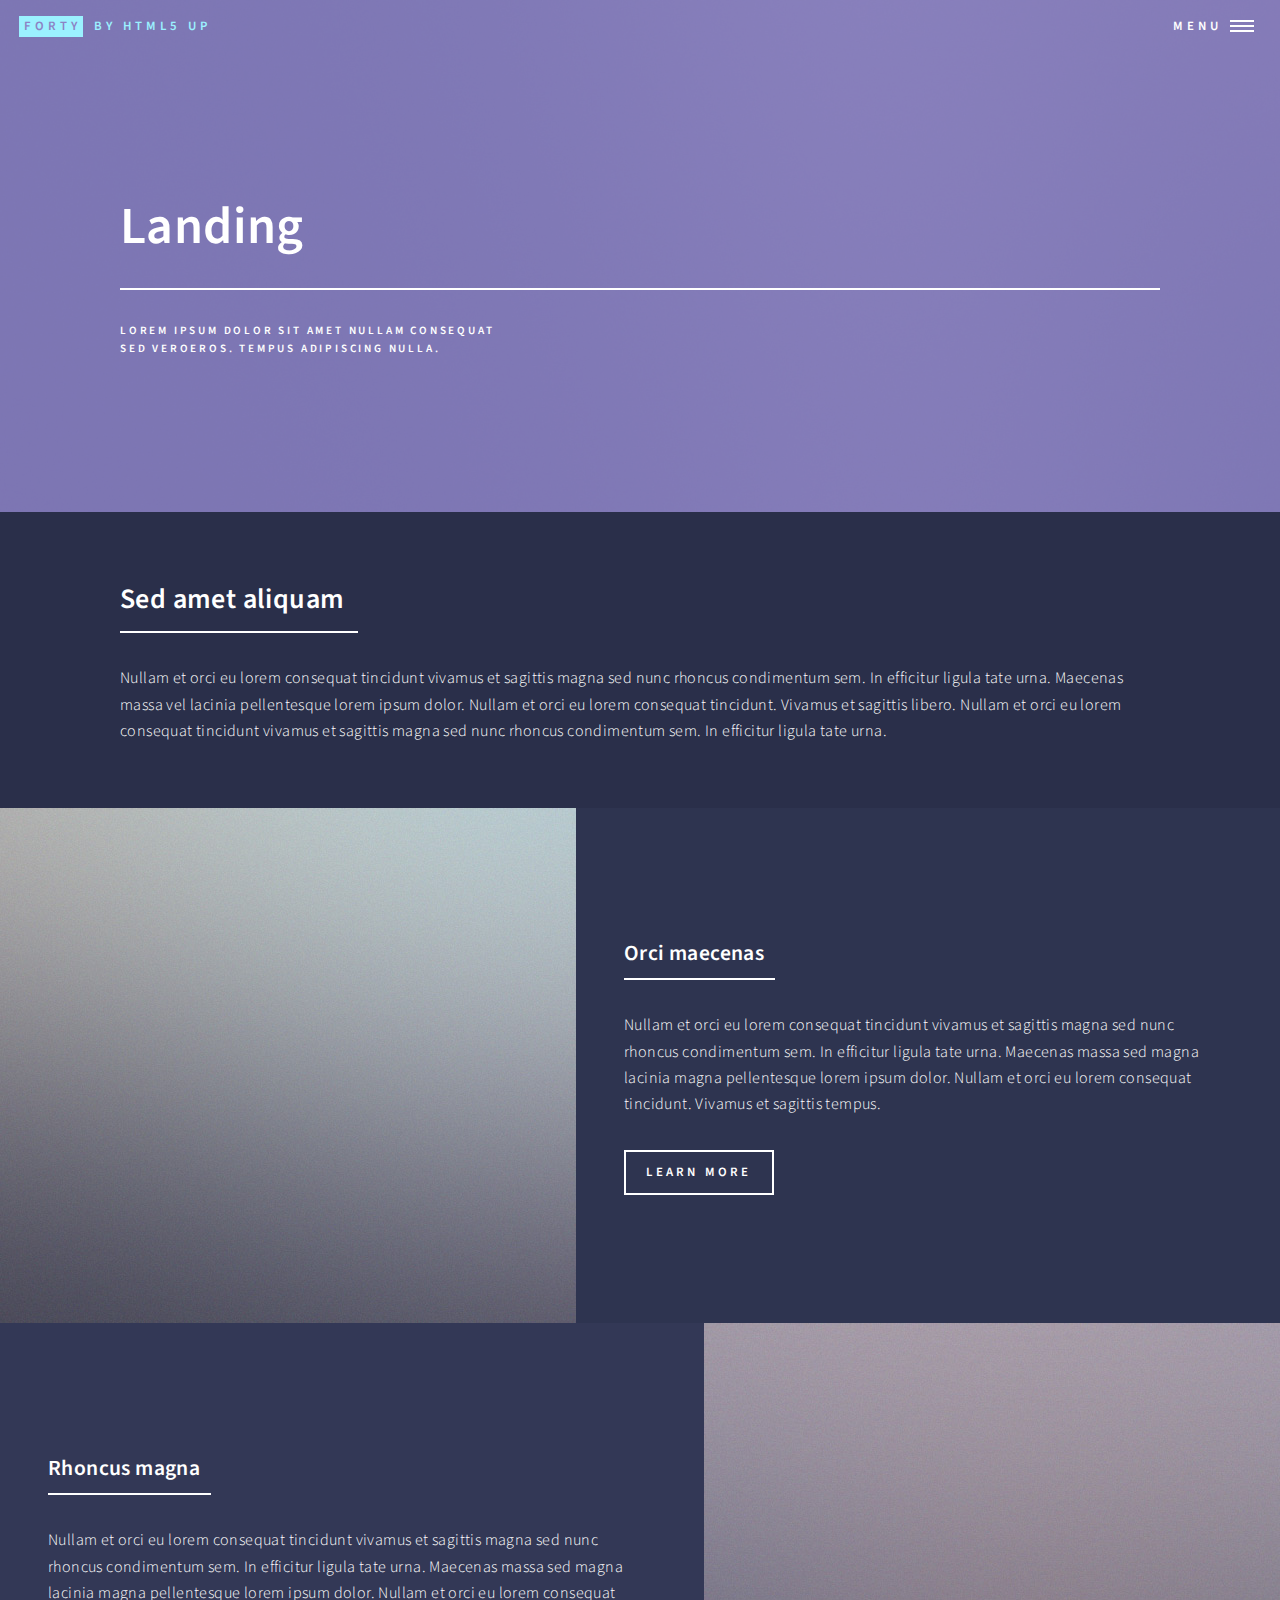
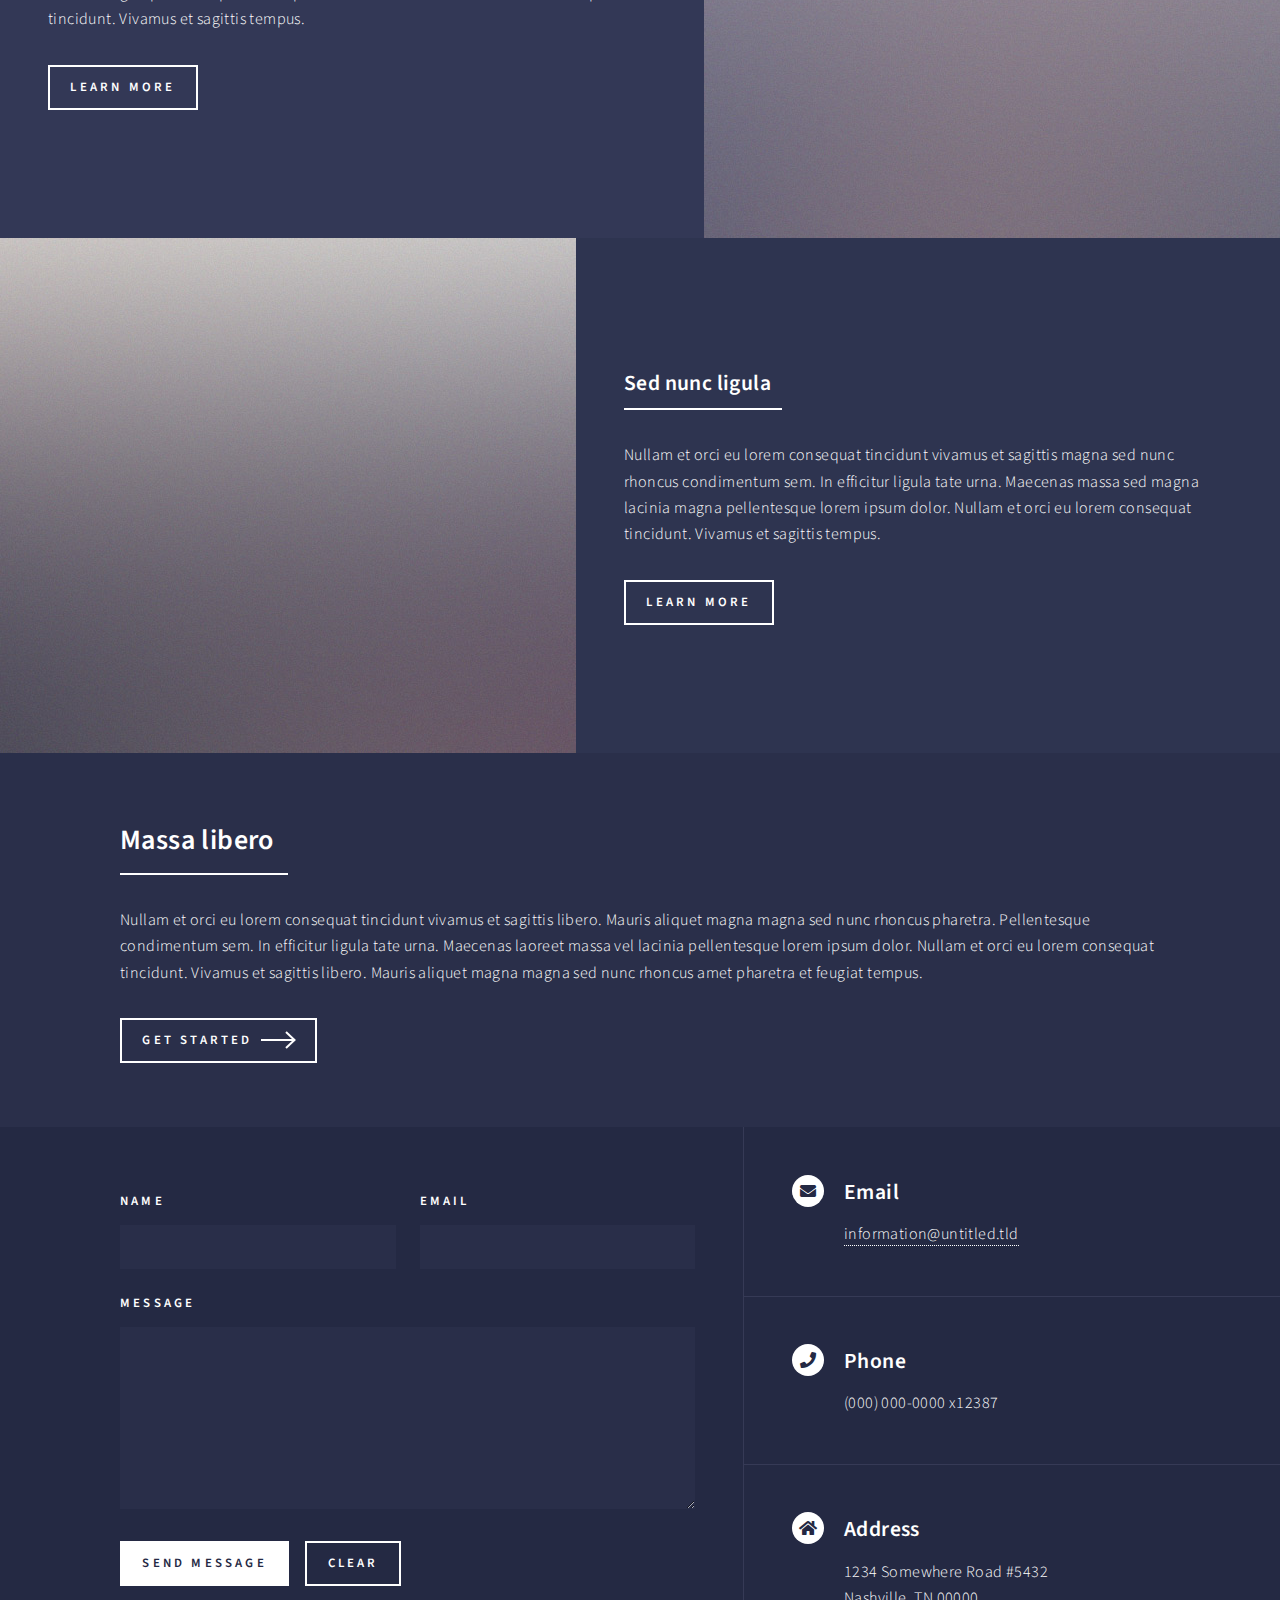
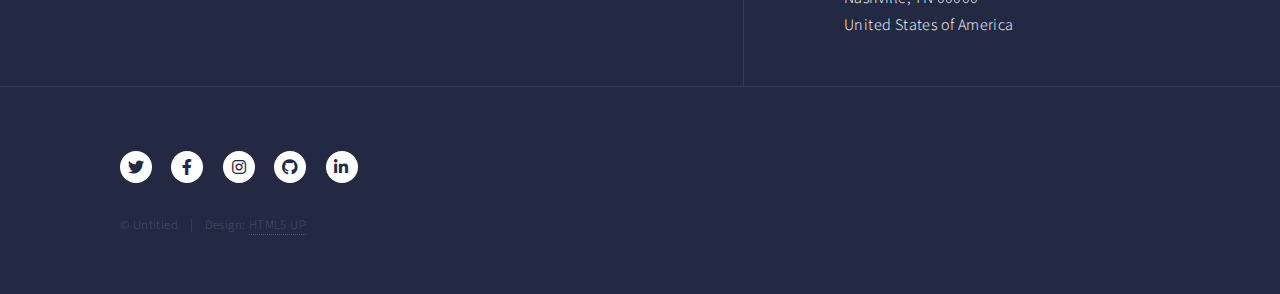
<file: landing.html>
<!DOCTYPE HTML>
<!--
	Forty by HTML5 UP
	html5up.net | @ajlkn
	Free for personal and commercial use under the CCA 3.0 license (html5up.net/license)
-->
<html>
	<head>
		<title>Landing - Forty by HTML5 UP</title>
		<meta charset="utf-8" />
		<meta name="viewport" content="width=device-width, initial-scale=1, user-scalable=no" />
		<link rel="stylesheet" href="assets/css/main.css" />
		<noscript><link rel="stylesheet" href="assets/css/noscript.css" /></noscript>
	</head>
	<body class="is-preload">

		<!-- Wrapper -->
			<div id="wrapper">

				<!-- Header -->
				<!-- Note: The "styleN" class below should match that of the banner element. -->
					<header id="header" class="alt style2">
						<a href="index.html" class="logo"><strong>Forty</strong> <span>by HTML5 UP</span></a>
						<nav>
							<a href="#menu">Menu</a>
						</nav>
					</header>

				<!-- Menu -->
					<nav id="menu">
						<ul class="links">
							<li><a href="index.html">Home</a></li>
							<li><a href="landing.html">Landing</a></li>
							<li><a href="generic.html">Generic</a></li>
							<li><a href="elements.html">Elements</a></li>
						</ul>
						<ul class="actions stacked">
							<li><a href="#" class="button primary fit">Get Started</a></li>
							<li><a href="#" class="button fit">Log In</a></li>
						</ul>
					</nav>

				<!-- Banner -->
				<!-- Note: The "styleN" class below should match that of the header element. -->
					<section id="banner" class="style2">
						<div class="inner">
							<span class="image">
								<img src="images/pic07.jpg" alt="" />
							</span>
							<header class="major">
								<h1>Landing</h1>
							</header>
							<div class="content">
								<p>Lorem ipsum dolor sit amet nullam consequat<br />
								sed veroeros. tempus adipiscing nulla.</p>
							</div>
						</div>
					</section>

				<!-- Main -->
					<div id="main">

						<!-- One -->
							<section id="one">
								<div class="inner">
									<header class="major">
										<h2>Sed amet aliquam</h2>
									</header>
									<p>Nullam et orci eu lorem consequat tincidunt vivamus et sagittis magna sed nunc rhoncus condimentum sem. In efficitur ligula tate urna. Maecenas massa vel lacinia pellentesque lorem ipsum dolor. Nullam et orci eu lorem consequat tincidunt. Vivamus et sagittis libero. Nullam et orci eu lorem consequat tincidunt vivamus et sagittis magna sed nunc rhoncus condimentum sem. In efficitur ligula tate urna.</p>
								</div>
							</section>

						<!-- Two -->
							<section id="two" class="spotlights">
								<section>
									<a href="generic.html" class="image">
										<img src="images/pic08.jpg" alt="" data-position="center center" />
									</a>
									<div class="content">
										<div class="inner">
											<header class="major">
												<h3>Orci maecenas</h3>
											</header>
											<p>Nullam et orci eu lorem consequat tincidunt vivamus et sagittis magna sed nunc rhoncus condimentum sem. In efficitur ligula tate urna. Maecenas massa sed magna lacinia magna pellentesque lorem ipsum dolor. Nullam et orci eu lorem consequat tincidunt. Vivamus et sagittis tempus.</p>
											<ul class="actions">
												<li><a href="generic.html" class="button">Learn more</a></li>
											</ul>
										</div>
									</div>
								</section>
								<section>
									<a href="generic.html" class="image">
										<img src="images/pic09.jpg" alt="" data-position="top center" />
									</a>
									<div class="content">
										<div class="inner">
											<header class="major">
												<h3>Rhoncus magna</h3>
											</header>
											<p>Nullam et orci eu lorem consequat tincidunt vivamus et sagittis magna sed nunc rhoncus condimentum sem. In efficitur ligula tate urna. Maecenas massa sed magna lacinia magna pellentesque lorem ipsum dolor. Nullam et orci eu lorem consequat tincidunt. Vivamus et sagittis tempus.</p>
											<ul class="actions">
												<li><a href="generic.html" class="button">Learn more</a></li>
											</ul>
										</div>
									</div>
								</section>
								<section>
									<a href="generic.html" class="image">
										<img src="images/pic10.jpg" alt="" data-position="25% 25%" />
									</a>
									<div class="content">
										<div class="inner">
											<header class="major">
												<h3>Sed nunc ligula</h3>
											</header>
											<p>Nullam et orci eu lorem consequat tincidunt vivamus et sagittis magna sed nunc rhoncus condimentum sem. In efficitur ligula tate urna. Maecenas massa sed magna lacinia magna pellentesque lorem ipsum dolor. Nullam et orci eu lorem consequat tincidunt. Vivamus et sagittis tempus.</p>
											<ul class="actions">
												<li><a href="generic.html" class="button">Learn more</a></li>
											</ul>
										</div>
									</div>
								</section>
							</section>

						<!-- Three -->
							<section id="three">
								<div class="inner">
									<header class="major">
										<h2>Massa libero</h2>
									</header>
									<p>Nullam et orci eu lorem consequat tincidunt vivamus et sagittis libero. Mauris aliquet magna magna sed nunc rhoncus pharetra. Pellentesque condimentum sem. In efficitur ligula tate urna. Maecenas laoreet massa vel lacinia pellentesque lorem ipsum dolor. Nullam et orci eu lorem consequat tincidunt. Vivamus et sagittis libero. Mauris aliquet magna magna sed nunc rhoncus amet pharetra et feugiat tempus.</p>
									<ul class="actions">
										<li><a href="generic.html" class="button next">Get Started</a></li>
									</ul>
								</div>
							</section>

					</div>

				<!-- Contact -->
					<section id="contact">
						<div class="inner">
							<section>
								<form method="post" action="#">
									<div class="fields">
										<div class="field half">
											<label for="name">Name</label>
											<input type="text" name="name" id="name" />
										</div>
										<div class="field half">
											<label for="email">Email</label>
											<input type="text" name="email" id="email" />
										</div>
										<div class="field">
											<label for="message">Message</label>
											<textarea name="message" id="message" rows="6"></textarea>
										</div>
									</div>
									<ul class="actions">
										<li><input type="submit" value="Send Message" class="primary" /></li>
										<li><input type="reset" value="Clear" /></li>
									</ul>
								</form>
							</section>
							<section class="split">
								<section>
									<div class="contact-method">
										<span class="icon solid alt fa-envelope"></span>
										<h3>Email</h3>
										<a href="#">information@untitled.tld</a>
									</div>
								</section>
								<section>
									<div class="contact-method">
										<span class="icon solid alt fa-phone"></span>
										<h3>Phone</h3>
										<span>(000) 000-0000 x12387</span>
									</div>
								</section>
								<section>
									<div class="contact-method">
										<span class="icon solid alt fa-home"></span>
										<h3>Address</h3>
										<span>1234 Somewhere Road #5432<br />
										Nashville, TN 00000<br />
										United States of America</span>
									</div>
								</section>
							</section>
						</div>
					</section>

				<!-- Footer -->
					<footer id="footer">
						<div class="inner">
							<ul class="icons">
								<li><a href="#" class="icon brands alt fa-twitter"><span class="label">Twitter</span></a></li>
								<li><a href="#" class="icon brands alt fa-facebook-f"><span class="label">Facebook</span></a></li>
								<li><a href="#" class="icon brands alt fa-instagram"><span class="label">Instagram</span></a></li>
								<li><a href="#" class="icon brands alt fa-github"><span class="label">GitHub</span></a></li>
								<li><a href="#" class="icon brands alt fa-linkedin-in"><span class="label">LinkedIn</span></a></li>
							</ul>
							<ul class="copyright">
								<li>&copy; Untitled</li><li>Design: <a href="https://html5up.net">HTML5 UP</a></li>
							</ul>
						</div>
					</footer>

			</div>

		<!-- Scripts -->
			<script src="assets/js/jquery.min.js"></script>
			<script src="assets/js/jquery.scrolly.min.js"></script>
			<script src="assets/js/jquery.scrollex.min.js"></script>
			<script src="assets/js/browser.min.js"></script>
			<script src="assets/js/breakpoints.min.js"></script>
			<script src="assets/js/util.js"></script>
			<script src="assets/js/main.js"></script>

	</body>
</html>
</file>
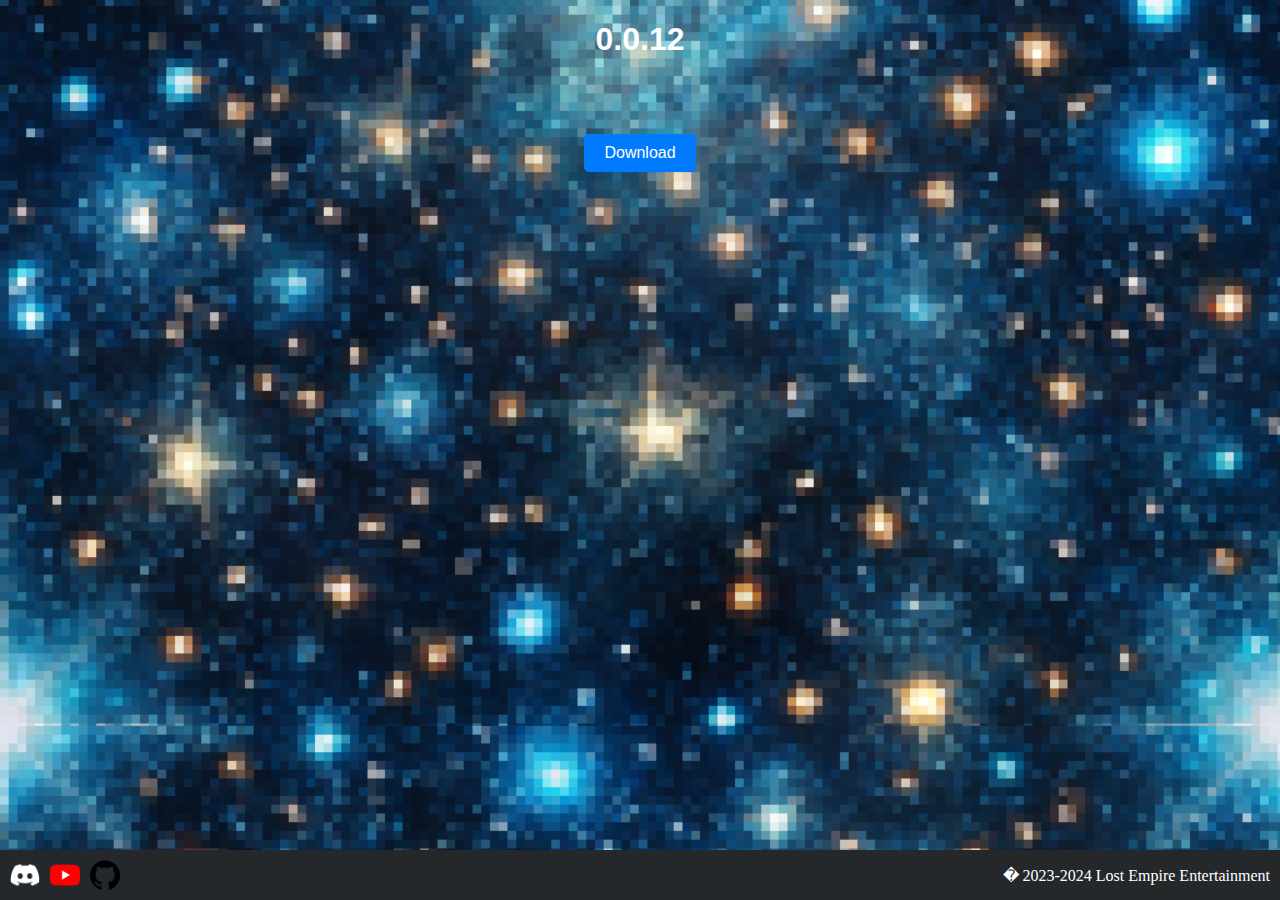
<file: older_versions.html>
<!DOCTYPE html>
<html lang="en">
<head>
    <meta charset="UTF-8">
    <meta name="viewport" content="width=device-width, initial-scale=1.0">
    <title>Elypso Engine older versions</title>
    <link rel="stylesheet" href="assets/css/homepage.css" />
    <link rel="stylesheet" href="assets/css/older_versions.css" />
    <link rel="icon" type="image/x-icon" href="images/favicon.ico" />
</head>
<body>
    <div class="center-overlay">
        <div class="overlay-content">
            <div class="older-versions-overlay">
                <div class="version-text">
                    <h1 style="font-family: Arial, sans-serif;
                        font-weight: bold;">
                        0.0.12
                    </h1>
                </div>
                <br />
                <br />
                <br />
                <button id="btn_Download0-0-12">Download</button>
            </div>
        </div>
    </div>

    <div class="bottom-overlay">
        <div class="bottom-overlay-copyright">
            <p>� 2023-2024 Lost Empire Entertainment</p>
        </div>
        <a href="https://discord.gg/wPYCSSenX2" target="_blank">
            <img src="images/discord-icon.png" alt="Image" class="buttom-overlay-icon-discord" />
        </a>
        <a href="https://www.youtube.com/@Greenlaser" target="_blank">
            <img src="images/youtube-icon.png" alt="Image" class="buttom-overlay-icon-youtube" />
        </a>
        <a href="https://github.com/Lost-Empire-Entertainment/Elypso-engine" target="_blank">
            <img src="images/github-icon.png" alt="Image" class="buttom-overlay-icon-github" />
        </a>
    </div>
    <script src="assets/js/links.js"></script>
</body>
</html>
</file>
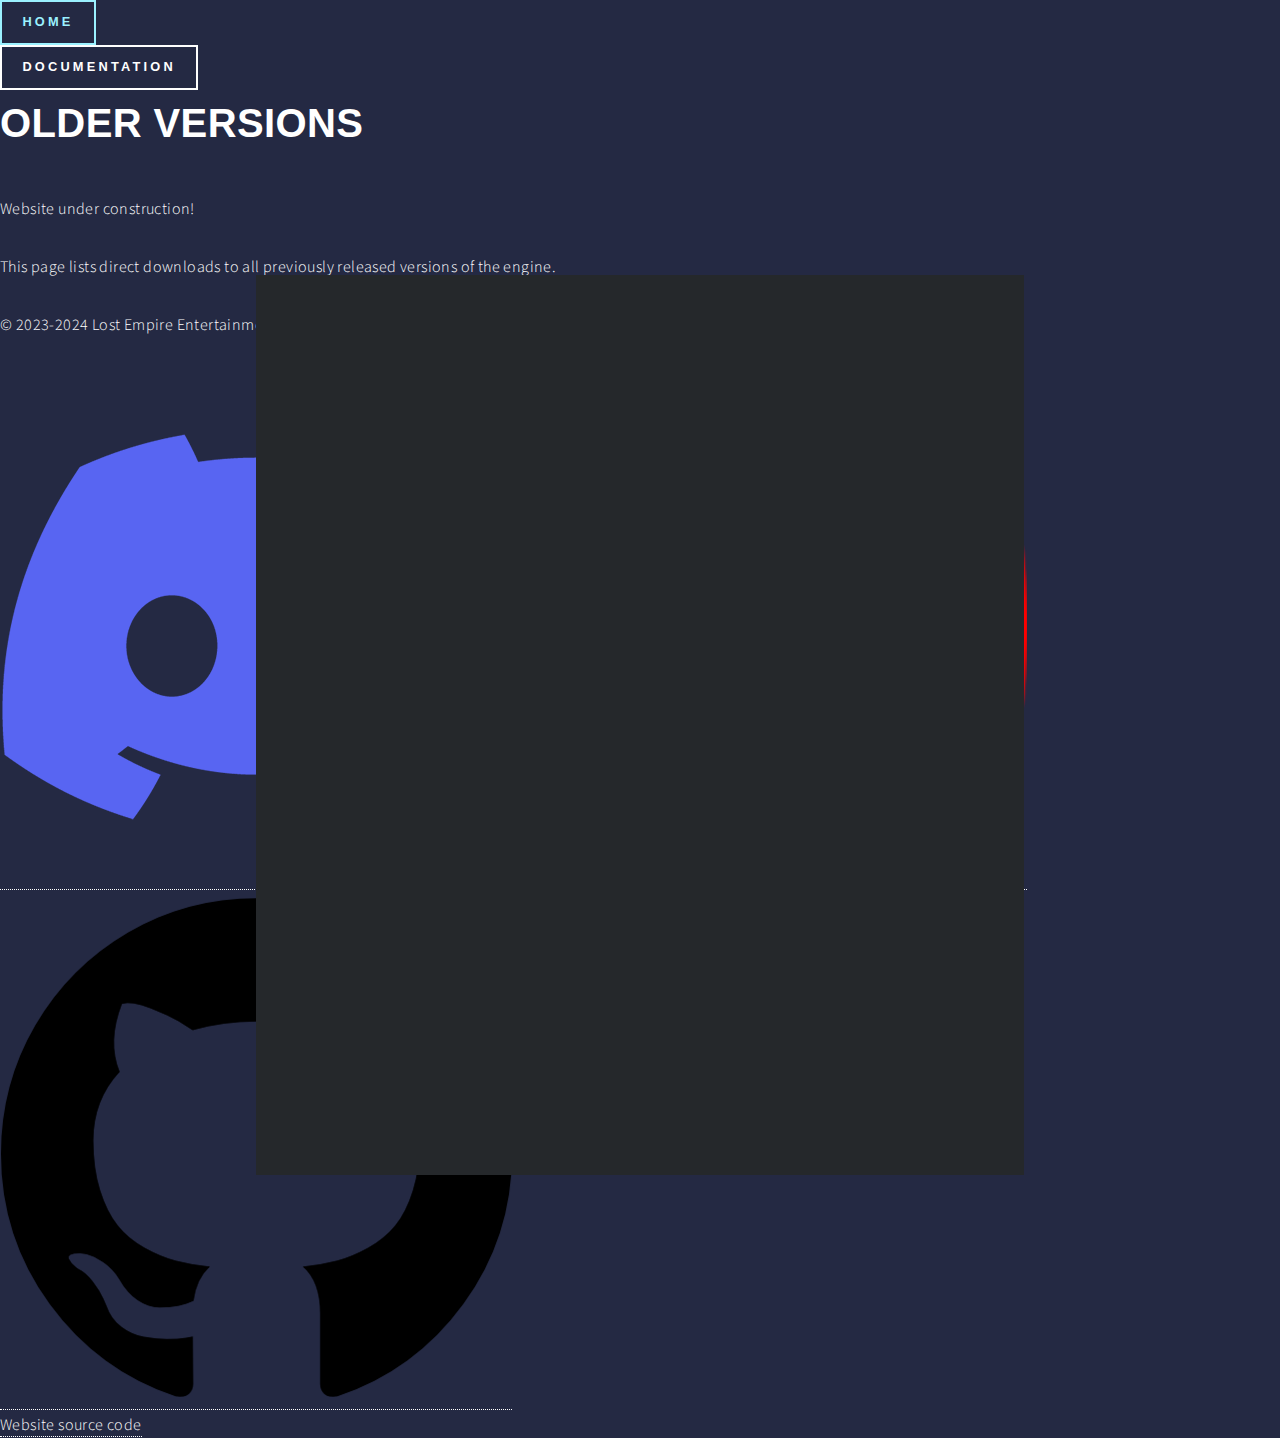
<file: pages/older_versions.html>
<!DOCTYPE html>
<html lang="en">
<head>
    <meta charset="UTF-8">
    <meta name="viewport" content="width=device-width, initial-scale=1.0">
    <title>Older versions</title>
    <link rel="stylesheet" href="../assets/css/main.css" />
    <link rel="stylesheet" href="../assets/css/older_versions.css" />
    <link rel="icon" type="image/x-icon" href="../images/favicon.ico" />
</head>
<body>
    <!-- displays the very top overlay with navigation buttons -->
    <div class="-top-overlay">
        <div class="-top-overlay-btn1">
            <button id="btn_Home">Home</button>
        </div>
        <div class="-top-overlay-btn2">
            <button id="btn_Docs">Documentation</button>
        </div>
    </div>

    <!-- displays the title overlay with page title -->
    <div class="-title-overlay">
        <div class="-overlay-content">
            <h1 style="font-family: Arial, sans-serif;
                font-weight: bold;">
                OLDER VERSIONS
            </h1>
            <p>Website under construction!</p>
            <p>This page lists direct downloads to all previously released versions of the engine.</p>
        </div>
    </div>

    <!-- displays the main overlay with the actual downloads -->
    <div class="ov-main-overlay">
        <div class="ov-version">

        </div>
    </div>

    <!-- displays the bottom overlay with links and copyright -->
    <div class="-bottom-overlay">
        <div class="-bottom-overlay-copyright">
            <p>© 2023-2024 Lost Empire Entertainment</p>
        </div>
        <a href="https://discord.gg/wPYCSSenX2" target="_blank">
            <img src="../images/third-party/discord-icon.png" alt="Image" class="-button-overlay-icon-discord" />
        </a>
        <a href="https://www.youtube.com/@Greenlaser" target="_blank">
            <img src="../images/third-party/youtube-icon.png" alt="Image" class="-button-overlay-icon-youtube" />
        </a>
        <a href="https://github.com/Lost-Empire-Entertainment/Elypso-engine" target="_blank">
            <img src="../images/third-party/github-icon.png" alt="Image" class="-button-overlay-icon-github" />
        </a>
        <div class="-website-source">
            <a href="https://github.com/Lost-Empire-Entertainment/elypsoengine_dot_com" target="_blank">
                Website source code
            </a>
        </div>
    </div>
    <script src="../assets/js/links.js"></script>
</body>
</html>
</file>
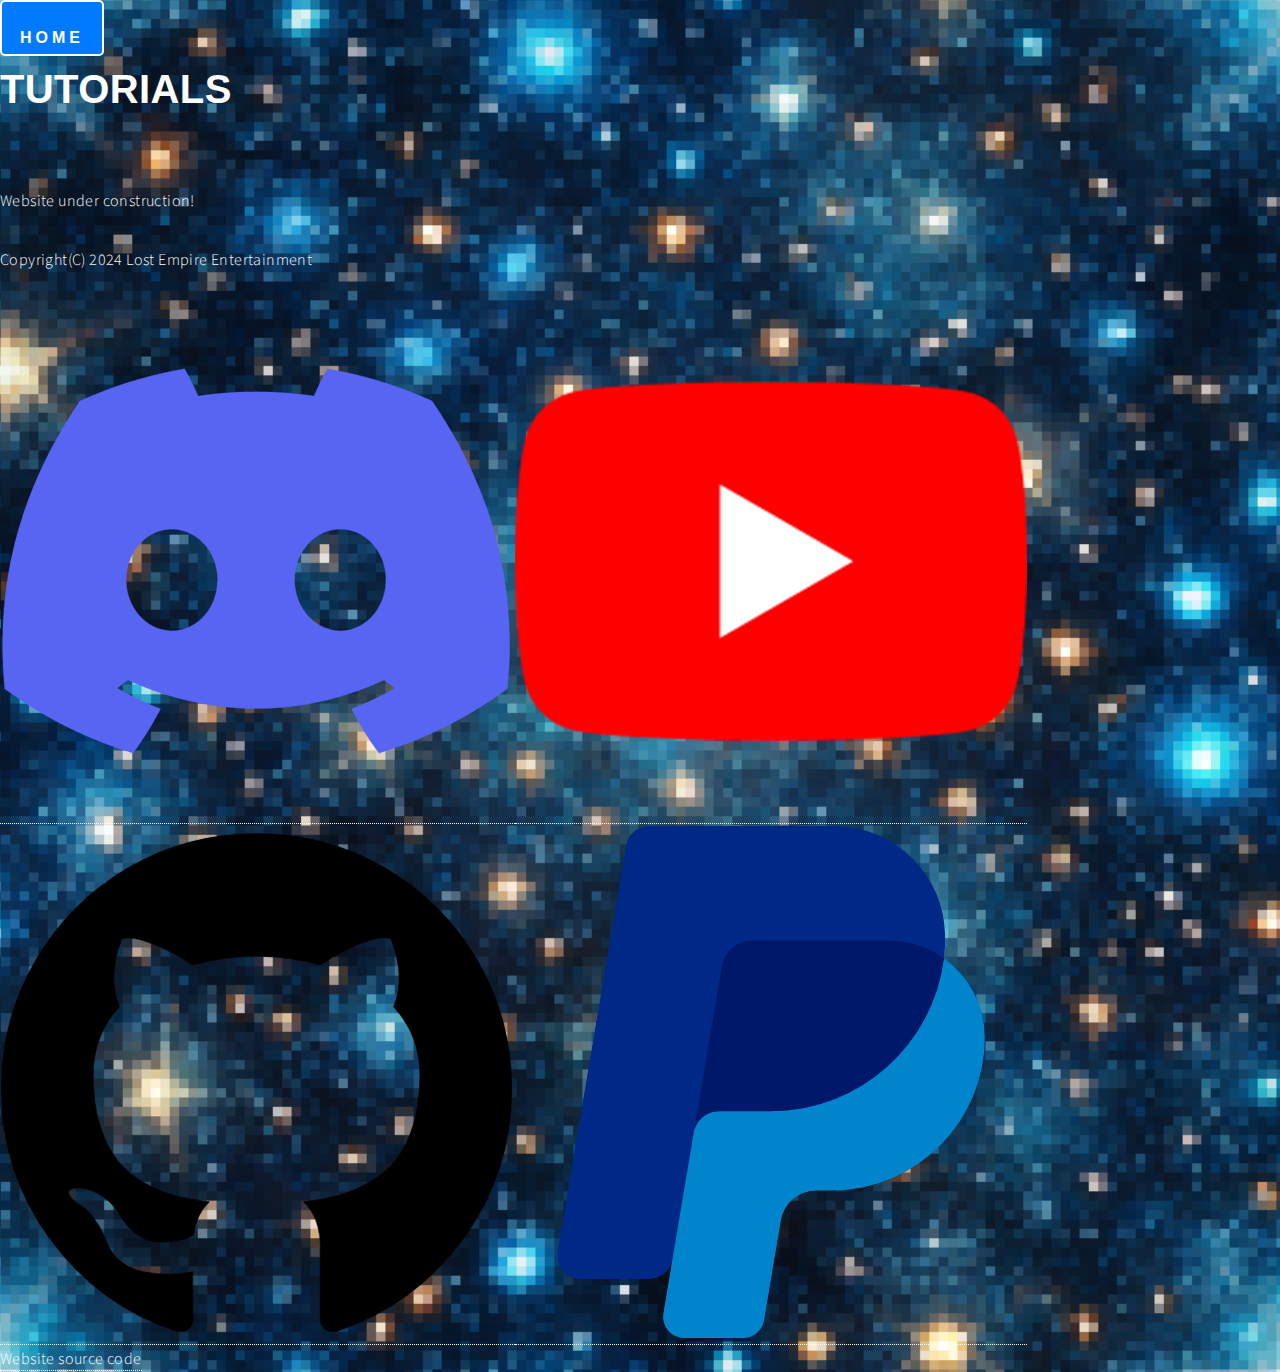
<file: pages/tutorials.html>
<!DOCTYPE html>
<html lang="en">
<head>
    <meta charset="UTF-8">
    <meta name="viewport" content="width=device-width, initial-scale=1.0">
    <title>Elypso engine</title>
    <link rel="stylesheet" href="../assets/css/main.css">
    <link rel="stylesheet" href="../assets/css/homepage.css" />
    <link rel="icon" type="image/x-icon" href="../images/favicon.ico" />
</head>
<body>
    <!-- displays the very top overlay with navigation buttons -->
    <div class="-top-overlay">
        <div class="-top-overlay-btn1">
            <button id="btn_Home">Home</button>
        </div>
    </div>

    <!-- displays the title overlay with page title -->
    <div class="-title-overlay">
        <div class="-overlay-content">
            <h1 style="font-family: Arial, sans-serif;
                font-weight: bold;">
                TUTORIALS
            </h1>
            <br />
            <p>Website under construction!</p>
        </div>
    </div>

    <!-- displays the bottom overlay with links and copyright -->
    <div class="-bottom-overlay">
        <div class="-bottom-overlay-copyright">
            <p>Copyright(C) 2024 Lost Empire Entertainment</p>
        </div>
        <a href="https://discord.gg/FqJgy2SvDs" target="_blank">
            <img src="../images/third-party/discord-icon.png" alt="Image" class="-button-overlay-icon-discord" />
        </a>
        <a href="https://youtube.com/greenlaser" target="_blank">
            <img src="../images/third-party/youtube-icon.png" alt="Image" class="-button-overlay-icon-youtube" />
        </a>
        <a href="https://github.com/Lost-Empire-Entertainment/Elypso-engine" target="_blank">
            <img src="../images/third-party/github-icon.png" alt="Image" class="-button-overlay-icon-github" />
        </a>
        <a href="https://www.paypal.com/donate/?hosted_button_id=QWG8SAYX5TTP6" target="_blank">
            <img src="../images/third-party/paypal-icon.png" alt="Image" class="-button-overlay-icon-paypal" />
        </a>
        <div class="-website-source">
            <a href="https://github.com/Lost-Empire-Entertainment/elypsoengine_dot_com" target="_blank">
                Website source code
            </a>
        </div>
    </div>
    <script src="../assets/js/links.js"></script>
</body>
</html>
</file>
<file: assets/css/homepage.css>
/* the initial setup */
body {
    margin: 0;
    padding: 0;
    background-image: url('../../images/background.png');
    background-size: cover;
    background-position: center;
}

/* the overlay at the top of the website */
.overlay {
    position: fixed;
    top: 0;
    left: 0;
    width: 100%;
    height: 400px;
    background-color: rgb(37 ,40 ,43);
    display: flex;
    justify-content: center;
    align-items: center;
    z-index: 5;
}

/* displayed content extra details */
.overlay-content {
    text-align: center;
    color: white;
}

/* the download button */
button {
    padding: 10px 20px;
    background-color: #007bff;
    color: white;
    border: none;
    border-radius: 5px;
    font-size: 16px;
    cursor: pointer;
    transition: background-color 0.3s ease;
}

/* when you hover over the download button */
button:hover {
    background-color: #0056b3;
}

/* the bottom overlay at the bottom of the website */
.bottom-overlay {
    position: fixed;
    bottom: 0;
    left: 0;
    width: 100%;
    height: 50px;
    background-color: rgb(37, 40, 43);
    z-index: 5;
}

/* the copyright message at the bottom right */
.bottom-overlay-copyright {
    position: absolute; /* Position relative to the overlay */
    top: 0px; /* Align the text at the bottom of the overlay */
    right: 10px; /* Position the text 10px from the right side */
    color: white;
}

/* the discord icon at the bottom left */
.buttom-overlay-icon-discord {
    position: absolute; /* Position relative to the overlay */
    top: 10px; /* Align the image at the bottom of the overlay */
    left: 10px; /* Position the image 10px from the left side */
    height: 30px;
}

/* the youtube icon at the bottom left */
.buttom-overlay-icon-youtube {
    position: absolute; /* Position relative to the overlay */
    top: 10px; /* Align the image at the bottom of the overlay */
    left: 50px; /* Position the image 50px from the left side */
    height: 30px;
}

/* the github icon at the bottom left */
.buttom-overlay-icon-github {
    position: absolute; /* Position relative to the overlay */
    top: 10px; /* Align the image at the bottom of the overlay */
    left: 90px; /* Position the image 90px from the left side */
    height: 30px;
}
</file>
<file: assets/css/noscript.css>
/*
	Forty by HTML5 UP
	html5up.net | @ajlkn
	Free for personal and commercial use under the CCA 3.0 license (html5up.net/license)
*/

/* Banner */

	body.is-preload #banner:after {
		opacity: 0.85;
	}

	body.is-preload #banner > .inner {
		-moz-filter: none;
		-webkit-filter: none;
		-ms-filter: none;
		filter: none;
		-moz-transform: none;
		-webkit-transform: none;
		-ms-transform: none;
		transform: none;
		opacity: 1;
	}
</file>
<file: assets/css/older_versions.css>
/* overlay for the background of the version downloads */
.ov-main-overlay {
    position: fixed;
    top: 275px;
    left: 20%;
    width: 60%;
    height: 100vh;
    background-color: rgb(37, 40, 43);
    z-index: 5;
}

/* overlay for each version itself */
.ov-version {

}
</file>
<file: assets/css/main.css>
@import url(fontawesome-all.min.css);
@import url("https://fonts.googleapis.com/css?family=Source+Sans+Pro:300,300italic,600,600italic");

/*
	Forty by HTML5 UP
	html5up.net | @ajlkn
	Free for personal and commercial use under the CCA 3.0 license (html5up.net/license)
*/

html, body, div, span, applet, object,
iframe, h1, h2, h3, h4, h5, h6, p, blockquote,
pre, a, abbr, acronym, address, big, cite,
code, del, dfn, em, img, ins, kbd, q, s, samp,
small, strike, strong, sub, sup, tt, var, b,
u, i, center, dl, dt, dd, ol, ul, li, fieldset,
form, label, legend, table, caption, tbody,
tfoot, thead, tr, th, td, article, aside,
canvas, details, embed, figure, figcaption,
footer, header, hgroup, menu, nav, output, ruby,
section, summary, time, mark, audio, video {
	margin: 0;
	padding: 0;
	border: 0;
	font-size: 100%;
	font: inherit;
	vertical-align: baseline;}

article, aside, details, figcaption, figure,
footer, header, hgroup, menu, nav, section {
	display: block;}

body {
	line-height: 1;
}

ol, ul {
	list-style: none;
}

blockquote, q {
	quotes: none;
}

	blockquote:before, blockquote:after, q:before, q:after {
		content: '';
		content: none;
	}

table {
	border-collapse: collapse;
	border-spacing: 0;
}

body {
	-webkit-text-size-adjust: none;
}

mark {
	background-color: transparent;
	color: inherit;
}

input::-moz-focus-inner {
	border: 0;
	padding: 0;
}

input, select, textarea {
	-moz-appearance: none;
	-webkit-appearance: none;
	-ms-appearance: none;
	appearance: none;
}

/* Basic */

	@-ms-viewport {
		width: device-width;
	}

	body {
		-ms-overflow-style: scrollbar;
	}

	@media screen and (max-width: 480px) {

		html, body {
			min-width: 320px;
		}

	}

	html {
		box-sizing: border-box;
	}

	*, *:before, *:after {
		box-sizing: inherit;
	}

	body {
		background: #242943;
	}

		body.is-preload *, body.is-preload *:before, body.is-preload *:after {
			-moz-animation: none !important;
			-webkit-animation: none !important;
			-ms-animation: none !important;
			animation: none !important;
			-moz-transition: none !important;
			-webkit-transition: none !important;
			-ms-transition: none !important;
			transition: none !important;
		}

/* Type */

	body, input, select, textarea {
		color: #ffffff;
		font-family: "Source Sans Pro", Helvetica, sans-serif;
		font-size: 17pt;
		font-weight: 300;
		letter-spacing: 0.025em;
		line-height: 1.65;
	}

		@media screen and (max-width: 1680px) {

			body, input, select, textarea {
				font-size: 14pt;
			}

		}

		@media screen and (max-width: 1280px) {

			body, input, select, textarea {
				font-size: 12pt;
			}

		}

		@media screen and (max-width: 360px) {

			body, input, select, textarea {
				font-size: 11pt;
			}

		}

	a {
		-moz-transition: color 0.2s ease-in-out, border-bottom-color 0.2s ease-in-out;
		-webkit-transition: color 0.2s ease-in-out, border-bottom-color 0.2s ease-in-out;
		-ms-transition: color 0.2s ease-in-out, border-bottom-color 0.2s ease-in-out;
		transition: color 0.2s ease-in-out, border-bottom-color 0.2s ease-in-out;
		border-bottom: dotted 1px;
		color: inherit;
		text-decoration: none;
	}

		a:hover {
			border-bottom-color: transparent;
			color: #9bf1ff !important;
		}

		a:active {
			color: #53e3fb !important;
		}

	strong, b {
		color: #ffffff;
		font-weight: 600;
	}

	em, i {
		font-style: italic;
	}

	p {
		margin: 0 0 2em 0;
	}

	h1, h2, h3, h4, h5, h6 {
		color: #ffffff;
		font-weight: 600;
		line-height: 1.65;
		margin: 0 0 1em 0;
	}

		h1 a, h2 a, h3 a, h4 a, h5 a, h6 a {
			color: inherit;
			border-bottom: 0;
		}

	h1 {
		font-size: 2.5em;
	}

	h2 {
		font-size: 1.75em;
	}

	h3 {
		font-size: 1.35em;
	}

	h4 {
		font-size: 1.1em;
	}

	h5 {
		font-size: 0.9em;
	}

	h6 {
		font-size: 0.7em;
	}

	@media screen and (max-width: 736px) {

		h1 {
			font-size: 2em;
		}

		h2 {
			font-size: 1.5em;
		}

		h3 {
			font-size: 1.25em;
		}

	}

	sub {
		font-size: 0.8em;
		position: relative;
		top: 0.5em;
	}

	sup {
		font-size: 0.8em;
		position: relative;
		top: -0.5em;
	}

	blockquote {
		border-left: solid 4px rgba(212, 212, 255, 0.1);
		font-style: italic;
		margin: 0 0 2em 0;
		padding: 0.5em 0 0.5em 2em;
	}

	code {
		background: rgba(212, 212, 255, 0.035);
		font-family: "Courier New", monospace;
		font-size: 0.9em;
		margin: 0 0.25em;
		padding: 0.25em 0.65em;
	}

	pre {
		-webkit-overflow-scrolling: touch;
		font-family: "Courier New", monospace;
		font-size: 0.9em;
		margin: 0 0 2em 0;
	}

		pre code {
			display: block;
			line-height: 1.75;
			padding: 1em 1.5em;
			overflow-x: auto;
		}

	hr {
		border: 0;
		border-bottom: solid 1px rgba(212, 212, 255, 0.1);
		margin: 2em 0;
	}

		hr.major {
			margin: 3em 0;
		}

	.align-left {
		text-align: left;
	}

	.align-center {
		text-align: center;
	}

	.align-right {
		text-align: right;
	}

/* Row */

	.row {
		display: flex;
		flex-wrap: wrap;
		box-sizing: border-box;
		align-items: stretch;
	}

		.row > * {
			box-sizing: border-box;
		}

		.row.gtr-uniform > * > :last-child {
			margin-bottom: 0;
		}

		.row.aln-left {
			justify-content: flex-start;
		}

		.row.aln-center {
			justify-content: center;
		}

		.row.aln-right {
			justify-content: flex-end;
		}

		.row.aln-top {
			align-items: flex-start;
		}

		.row.aln-middle {
			align-items: center;
		}

		.row.aln-bottom {
			align-items: flex-end;
		}

		.row > .imp {
			order: -1;
		}

		.row > .col-1 {
			width: 8.33333%;
		}

		.row > .off-1 {
			margin-left: 8.33333%;
		}

		.row > .col-2 {
			width: 16.66667%;
		}

		.row > .off-2 {
			margin-left: 16.66667%;
		}

		.row > .col-3 {
			width: 25%;
		}

		.row > .off-3 {
			margin-left: 25%;
		}

		.row > .col-4 {
			width: 33.33333%;
		}

		.row > .off-4 {
			margin-left: 33.33333%;
		}

		.row > .col-5 {
			width: 41.66667%;
		}

		.row > .off-5 {
			margin-left: 41.66667%;
		}

		.row > .col-6 {
			width: 50%;
		}

		.row > .off-6 {
			margin-left: 50%;
		}

		.row > .col-7 {
			width: 58.33333%;
		}

		.row > .off-7 {
			margin-left: 58.33333%;
		}

		.row > .col-8 {
			width: 66.66667%;
		}

		.row > .off-8 {
			margin-left: 66.66667%;
		}

		.row > .col-9 {
			width: 75%;
		}

		.row > .off-9 {
			margin-left: 75%;
		}

		.row > .col-10 {
			width: 83.33333%;
		}

		.row > .off-10 {
			margin-left: 83.33333%;
		}

		.row > .col-11 {
			width: 91.66667%;
		}

		.row > .off-11 {
			margin-left: 91.66667%;
		}

		.row > .col-12 {
			width: 100%;
		}

		.row > .off-12 {
			margin-left: 100%;
		}

		.row.gtr-0 {
			margin-top: 0;
			margin-left: 0em;
		}

			.row.gtr-0 > * {
				padding: 0 0 0 0em;
			}

			.row.gtr-0.gtr-uniform {
				margin-top: 0em;
			}

				.row.gtr-0.gtr-uniform > * {
					padding-top: 0em;
				}

		.row.gtr-25 {
			margin-top: 0;
			margin-left: -0.5em;
		}

			.row.gtr-25 > * {
				padding: 0 0 0 0.5em;
			}

			.row.gtr-25.gtr-uniform {
				margin-top: -0.5em;
			}

				.row.gtr-25.gtr-uniform > * {
					padding-top: 0.5em;
				}

		.row.gtr-50 {
			margin-top: 0;
			margin-left: -1em;
		}

			.row.gtr-50 > * {
				padding: 0 0 0 1em;
			}

			.row.gtr-50.gtr-uniform {
				margin-top: -1em;
			}

				.row.gtr-50.gtr-uniform > * {
					padding-top: 1em;
				}

		.row {
			margin-top: 0;
			margin-left: -2em;
		}

			.row > * {
				padding: 0 0 0 2em;
			}

			.row.gtr-uniform {
				margin-top: -2em;
			}

				.row.gtr-uniform > * {
					padding-top: 2em;
				}

		.row.gtr-150 {
			margin-top: 0;
			margin-left: -3em;
		}

			.row.gtr-150 > * {
				padding: 0 0 0 3em;
			}

			.row.gtr-150.gtr-uniform {
				margin-top: -3em;
			}

				.row.gtr-150.gtr-uniform > * {
					padding-top: 3em;
				}

		.row.gtr-200 {
			margin-top: 0;
			margin-left: -4em;
		}

			.row.gtr-200 > * {
				padding: 0 0 0 4em;
			}

			.row.gtr-200.gtr-uniform {
				margin-top: -4em;
			}

				.row.gtr-200.gtr-uniform > * {
					padding-top: 4em;
				}

		@media screen and (max-width: 1680px) {

			.row {
				display: flex;
				flex-wrap: wrap;
				box-sizing: border-box;
				align-items: stretch;
			}

				.row > * {
					box-sizing: border-box;
				}

				.row.gtr-uniform > * > :last-child {
					margin-bottom: 0;
				}

				.row.aln-left {
					justify-content: flex-start;
				}

				.row.aln-center {
					justify-content: center;
				}

				.row.aln-right {
					justify-content: flex-end;
				}

				.row.aln-top {
					align-items: flex-start;
				}

				.row.aln-middle {
					align-items: center;
				}

				.row.aln-bottom {
					align-items: flex-end;
				}

				.row > .imp-xlarge {
					order: -1;
				}

				.row > .col-1-xlarge {
					width: 8.33333%;
				}

				.row > .off-1-xlarge {
					margin-left: 8.33333%;
				}

				.row > .col-2-xlarge {
					width: 16.66667%;
				}

				.row > .off-2-xlarge {
					margin-left: 16.66667%;
				}

				.row > .col-3-xlarge {
					width: 25%;
				}

				.row > .off-3-xlarge {
					margin-left: 25%;
				}

				.row > .col-4-xlarge {
					width: 33.33333%;
				}

				.row > .off-4-xlarge {
					margin-left: 33.33333%;
				}

				.row > .col-5-xlarge {
					width: 41.66667%;
				}

				.row > .off-5-xlarge {
					margin-left: 41.66667%;
				}

				.row > .col-6-xlarge {
					width: 50%;
				}

				.row > .off-6-xlarge {
					margin-left: 50%;
				}

				.row > .col-7-xlarge {
					width: 58.33333%;
				}

				.row > .off-7-xlarge {
					margin-left: 58.33333%;
				}

				.row > .col-8-xlarge {
					width: 66.66667%;
				}

				.row > .off-8-xlarge {
					margin-left: 66.66667%;
				}

				.row > .col-9-xlarge {
					width: 75%;
				}

				.row > .off-9-xlarge {
					margin-left: 75%;
				}

				.row > .col-10-xlarge {
					width: 83.33333%;
				}

				.row > .off-10-xlarge {
					margin-left: 83.33333%;
				}

				.row > .col-11-xlarge {
					width: 91.66667%;
				}

				.row > .off-11-xlarge {
					margin-left: 91.66667%;
				}

				.row > .col-12-xlarge {
					width: 100%;
				}

				.row > .off-12-xlarge {
					margin-left: 100%;
				}

				.row.gtr-0 {
					margin-top: 0;
					margin-left: 0em;
				}

					.row.gtr-0 > * {
						padding: 0 0 0 0em;
					}

					.row.gtr-0.gtr-uniform {
						margin-top: 0em;
					}

						.row.gtr-0.gtr-uniform > * {
							padding-top: 0em;
						}

				.row.gtr-25 {
					margin-top: 0;
					margin-left: -0.5em;
				}

					.row.gtr-25 > * {
						padding: 0 0 0 0.5em;
					}

					.row.gtr-25.gtr-uniform {
						margin-top: -0.5em;
					}

						.row.gtr-25.gtr-uniform > * {
							padding-top: 0.5em;
						}

				.row.gtr-50 {
					margin-top: 0;
					margin-left: -1em;
				}

					.row.gtr-50 > * {
						padding: 0 0 0 1em;
					}

					.row.gtr-50.gtr-uniform {
						margin-top: -1em;
					}

						.row.gtr-50.gtr-uniform > * {
							padding-top: 1em;
						}

				.row {
					margin-top: 0;
					margin-left: -2em;
				}

					.row > * {
						padding: 0 0 0 2em;
					}

					.row.gtr-uniform {
						margin-top: -2em;
					}

						.row.gtr-uniform > * {
							padding-top: 2em;
						}

				.row.gtr-150 {
					margin-top: 0;
					margin-left: -3em;
				}

					.row.gtr-150 > * {
						padding: 0 0 0 3em;
					}

					.row.gtr-150.gtr-uniform {
						margin-top: -3em;
					}

						.row.gtr-150.gtr-uniform > * {
							padding-top: 3em;
						}

				.row.gtr-200 {
					margin-top: 0;
					margin-left: -4em;
				}

					.row.gtr-200 > * {
						padding: 0 0 0 4em;
					}

					.row.gtr-200.gtr-uniform {
						margin-top: -4em;
					}

						.row.gtr-200.gtr-uniform > * {
							padding-top: 4em;
						}

		}

		@media screen and (max-width: 1280px) {

			.row {
				display: flex;
				flex-wrap: wrap;
				box-sizing: border-box;
				align-items: stretch;
			}

				.row > * {
					box-sizing: border-box;
				}

				.row.gtr-uniform > * > :last-child {
					margin-bottom: 0;
				}

				.row.aln-left {
					justify-content: flex-start;
				}

				.row.aln-center {
					justify-content: center;
				}

				.row.aln-right {
					justify-content: flex-end;
				}

				.row.aln-top {
					align-items: flex-start;
				}

				.row.aln-middle {
					align-items: center;
				}

				.row.aln-bottom {
					align-items: flex-end;
				}

				.row > .imp-large {
					order: -1;
				}

				.row > .col-1-large {
					width: 8.33333%;
				}

				.row > .off-1-large {
					margin-left: 8.33333%;
				}

				.row > .col-2-large {
					width: 16.66667%;
				}

				.row > .off-2-large {
					margin-left: 16.66667%;
				}

				.row > .col-3-large {
					width: 25%;
				}

				.row > .off-3-large {
					margin-left: 25%;
				}

				.row > .col-4-large {
					width: 33.33333%;
				}

				.row > .off-4-large {
					margin-left: 33.33333%;
				}

				.row > .col-5-large {
					width: 41.66667%;
				}

				.row > .off-5-large {
					margin-left: 41.66667%;
				}

				.row > .col-6-large {
					width: 50%;
				}

				.row > .off-6-large {
					margin-left: 50%;
				}

				.row > .col-7-large {
					width: 58.33333%;
				}

				.row > .off-7-large {
					margin-left: 58.33333%;
				}

				.row > .col-8-large {
					width: 66.66667%;
				}

				.row > .off-8-large {
					margin-left: 66.66667%;
				}

				.row > .col-9-large {
					width: 75%;
				}

				.row > .off-9-large {
					margin-left: 75%;
				}

				.row > .col-10-large {
					width: 83.33333%;
				}

				.row > .off-10-large {
					margin-left: 83.33333%;
				}

				.row > .col-11-large {
					width: 91.66667%;
				}

				.row > .off-11-large {
					margin-left: 91.66667%;
				}

				.row > .col-12-large {
					width: 100%;
				}

				.row > .off-12-large {
					margin-left: 100%;
				}

				.row.gtr-0 {
					margin-top: 0;
					margin-left: 0em;
				}

					.row.gtr-0 > * {
						padding: 0 0 0 0em;
					}

					.row.gtr-0.gtr-uniform {
						margin-top: 0em;
					}

						.row.gtr-0.gtr-uniform > * {
							padding-top: 0em;
						}

				.row.gtr-25 {
					margin-top: 0;
					margin-left: -0.375em;
				}

					.row.gtr-25 > * {
						padding: 0 0 0 0.375em;
					}

					.row.gtr-25.gtr-uniform {
						margin-top: -0.375em;
					}

						.row.gtr-25.gtr-uniform > * {
							padding-top: 0.375em;
						}

				.row.gtr-50 {
					margin-top: 0;
					margin-left: -0.75em;
				}

					.row.gtr-50 > * {
						padding: 0 0 0 0.75em;
					}

					.row.gtr-50.gtr-uniform {
						margin-top: -0.75em;
					}

						.row.gtr-50.gtr-uniform > * {
							padding-top: 0.75em;
						}

				.row {
					margin-top: 0;
					margin-left: -1.5em;
				}

					.row > * {
						padding: 0 0 0 1.5em;
					}

					.row.gtr-uniform {
						margin-top: -1.5em;
					}

						.row.gtr-uniform > * {
							padding-top: 1.5em;
						}

				.row.gtr-150 {
					margin-top: 0;
					margin-left: -2.25em;
				}

					.row.gtr-150 > * {
						padding: 0 0 0 2.25em;
					}

					.row.gtr-150.gtr-uniform {
						margin-top: -2.25em;
					}

						.row.gtr-150.gtr-uniform > * {
							padding-top: 2.25em;
						}

				.row.gtr-200 {
					margin-top: 0;
					margin-left: -3em;
				}

					.row.gtr-200 > * {
						padding: 0 0 0 3em;
					}

					.row.gtr-200.gtr-uniform {
						margin-top: -3em;
					}

						.row.gtr-200.gtr-uniform > * {
							padding-top: 3em;
						}

		}

		@media screen and (max-width: 980px) {

			.row {
				display: flex;
				flex-wrap: wrap;
				box-sizing: border-box;
				align-items: stretch;
			}

				.row > * {
					box-sizing: border-box;
				}

				.row.gtr-uniform > * > :last-child {
					margin-bottom: 0;
				}

				.row.aln-left {
					justify-content: flex-start;
				}

				.row.aln-center {
					justify-content: center;
				}

				.row.aln-right {
					justify-content: flex-end;
				}

				.row.aln-top {
					align-items: flex-start;
				}

				.row.aln-middle {
					align-items: center;
				}

				.row.aln-bottom {
					align-items: flex-end;
				}

				.row > .imp-medium {
					order: -1;
				}

				.row > .col-1-medium {
					width: 8.33333%;
				}

				.row > .off-1-medium {
					margin-left: 8.33333%;
				}

				.row > .col-2-medium {
					width: 16.66667%;
				}

				.row > .off-2-medium {
					margin-left: 16.66667%;
				}

				.row > .col-3-medium {
					width: 25%;
				}

				.row > .off-3-medium {
					margin-left: 25%;
				}

				.row > .col-4-medium {
					width: 33.33333%;
				}

				.row > .off-4-medium {
					margin-left: 33.33333%;
				}

				.row > .col-5-medium {
					width: 41.66667%;
				}

				.row > .off-5-medium {
					margin-left: 41.66667%;
				}

				.row > .col-6-medium {
					width: 50%;
				}

				.row > .off-6-medium {
					margin-left: 50%;
				}

				.row > .col-7-medium {
					width: 58.33333%;
				}

				.row > .off-7-medium {
					margin-left: 58.33333%;
				}

				.row > .col-8-medium {
					width: 66.66667%;
				}

				.row > .off-8-medium {
					margin-left: 66.66667%;
				}

				.row > .col-9-medium {
					width: 75%;
				}

				.row > .off-9-medium {
					margin-left: 75%;
				}

				.row > .col-10-medium {
					width: 83.33333%;
				}

				.row > .off-10-medium {
					margin-left: 83.33333%;
				}

				.row > .col-11-medium {
					width: 91.66667%;
				}

				.row > .off-11-medium {
					margin-left: 91.66667%;
				}

				.row > .col-12-medium {
					width: 100%;
				}

				.row > .off-12-medium {
					margin-left: 100%;
				}

				.row.gtr-0 {
					margin-top: 0;
					margin-left: 0em;
				}

					.row.gtr-0 > * {
						padding: 0 0 0 0em;
					}

					.row.gtr-0.gtr-uniform {
						margin-top: 0em;
					}

						.row.gtr-0.gtr-uniform > * {
							padding-top: 0em;
						}

				.row.gtr-25 {
					margin-top: 0;
					margin-left: -0.375em;
				}

					.row.gtr-25 > * {
						padding: 0 0 0 0.375em;
					}

					.row.gtr-25.gtr-uniform {
						margin-top: -0.375em;
					}

						.row.gtr-25.gtr-uniform > * {
							padding-top: 0.375em;
						}

				.row.gtr-50 {
					margin-top: 0;
					margin-left: -0.75em;
				}

					.row.gtr-50 > * {
						padding: 0 0 0 0.75em;
					}

					.row.gtr-50.gtr-uniform {
						margin-top: -0.75em;
					}

						.row.gtr-50.gtr-uniform > * {
							padding-top: 0.75em;
						}

				.row {
					margin-top: 0;
					margin-left: -1.5em;
				}

					.row > * {
						padding: 0 0 0 1.5em;
					}

					.row.gtr-uniform {
						margin-top: -1.5em;
					}

						.row.gtr-uniform > * {
							padding-top: 1.5em;
						}

				.row.gtr-150 {
					margin-top: 0;
					margin-left: -2.25em;
				}

					.row.gtr-150 > * {
						padding: 0 0 0 2.25em;
					}

					.row.gtr-150.gtr-uniform {
						margin-top: -2.25em;
					}

						.row.gtr-150.gtr-uniform > * {
							padding-top: 2.25em;
						}

				.row.gtr-200 {
					margin-top: 0;
					margin-left: -3em;
				}

					.row.gtr-200 > * {
						padding: 0 0 0 3em;
					}

					.row.gtr-200.gtr-uniform {
						margin-top: -3em;
					}

						.row.gtr-200.gtr-uniform > * {
							padding-top: 3em;
						}

		}

		@media screen and (max-width: 736px) {

			.row {
				display: flex;
				flex-wrap: wrap;
				box-sizing: border-box;
				align-items: stretch;
			}

				.row > * {
					box-sizing: border-box;
				}

				.row.gtr-uniform > * > :last-child {
					margin-bottom: 0;
				}

				.row.aln-left {
					justify-content: flex-start;
				}

				.row.aln-center {
					justify-content: center;
				}

				.row.aln-right {
					justify-content: flex-end;
				}

				.row.aln-top {
					align-items: flex-start;
				}

				.row.aln-middle {
					align-items: center;
				}

				.row.aln-bottom {
					align-items: flex-end;
				}

				.row > .imp-small {
					order: -1;
				}

				.row > .col-1-small {
					width: 8.33333%;
				}

				.row > .off-1-small {
					margin-left: 8.33333%;
				}

				.row > .col-2-small {
					width: 16.66667%;
				}

				.row > .off-2-small {
					margin-left: 16.66667%;
				}

				.row > .col-3-small {
					width: 25%;
				}

				.row > .off-3-small {
					margin-left: 25%;
				}

				.row > .col-4-small {
					width: 33.33333%;
				}

				.row > .off-4-small {
					margin-left: 33.33333%;
				}

				.row > .col-5-small {
					width: 41.66667%;
				}

				.row > .off-5-small {
					margin-left: 41.66667%;
				}

				.row > .col-6-small {
					width: 50%;
				}

				.row > .off-6-small {
					margin-left: 50%;
				}

				.row > .col-7-small {
					width: 58.33333%;
				}

				.row > .off-7-small {
					margin-left: 58.33333%;
				}

				.row > .col-8-small {
					width: 66.66667%;
				}

				.row > .off-8-small {
					margin-left: 66.66667%;
				}

				.row > .col-9-small {
					width: 75%;
				}

				.row > .off-9-small {
					margin-left: 75%;
				}

				.row > .col-10-small {
					width: 83.33333%;
				}

				.row > .off-10-small {
					margin-left: 83.33333%;
				}

				.row > .col-11-small {
					width: 91.66667%;
				}

				.row > .off-11-small {
					margin-left: 91.66667%;
				}

				.row > .col-12-small {
					width: 100%;
				}

				.row > .off-12-small {
					margin-left: 100%;
				}

				.row.gtr-0 {
					margin-top: 0;
					margin-left: 0em;
				}

					.row.gtr-0 > * {
						padding: 0 0 0 0em;
					}

					.row.gtr-0.gtr-uniform {
						margin-top: 0em;
					}

						.row.gtr-0.gtr-uniform > * {
							padding-top: 0em;
						}

				.row.gtr-25 {
					margin-top: 0;
					margin-left: -0.3125em;
				}

					.row.gtr-25 > * {
						padding: 0 0 0 0.3125em;
					}

					.row.gtr-25.gtr-uniform {
						margin-top: -0.3125em;
					}

						.row.gtr-25.gtr-uniform > * {
							padding-top: 0.3125em;
						}

				.row.gtr-50 {
					margin-top: 0;
					margin-left: -0.625em;
				}

					.row.gtr-50 > * {
						padding: 0 0 0 0.625em;
					}

					.row.gtr-50.gtr-uniform {
						margin-top: -0.625em;
					}

						.row.gtr-50.gtr-uniform > * {
							padding-top: 0.625em;
						}

				.row {
					margin-top: 0;
					margin-left: -1.25em;
				}

					.row > * {
						padding: 0 0 0 1.25em;
					}

					.row.gtr-uniform {
						margin-top: -1.25em;
					}

						.row.gtr-uniform > * {
							padding-top: 1.25em;
						}

				.row.gtr-150 {
					margin-top: 0;
					margin-left: -1.875em;
				}

					.row.gtr-150 > * {
						padding: 0 0 0 1.875em;
					}

					.row.gtr-150.gtr-uniform {
						margin-top: -1.875em;
					}

						.row.gtr-150.gtr-uniform > * {
							padding-top: 1.875em;
						}

				.row.gtr-200 {
					margin-top: 0;
					margin-left: -2.5em;
				}

					.row.gtr-200 > * {
						padding: 0 0 0 2.5em;
					}

					.row.gtr-200.gtr-uniform {
						margin-top: -2.5em;
					}

						.row.gtr-200.gtr-uniform > * {
							padding-top: 2.5em;
						}

		}

		@media screen and (max-width: 480px) {

			.row {
				display: flex;
				flex-wrap: wrap;
				box-sizing: border-box;
				align-items: stretch;
			}

				.row > * {
					box-sizing: border-box;
				}

				.row.gtr-uniform > * > :last-child {
					margin-bottom: 0;
				}

				.row.aln-left {
					justify-content: flex-start;
				}

				.row.aln-center {
					justify-content: center;
				}

				.row.aln-right {
					justify-content: flex-end;
				}

				.row.aln-top {
					align-items: flex-start;
				}

				.row.aln-middle {
					align-items: center;
				}

				.row.aln-bottom {
					align-items: flex-end;
				}

				.row > .imp-xsmall {
					order: -1;
				}

				.row > .col-1-xsmall {
					width: 8.33333%;
				}

				.row > .off-1-xsmall {
					margin-left: 8.33333%;
				}

				.row > .col-2-xsmall {
					width: 16.66667%;
				}

				.row > .off-2-xsmall {
					margin-left: 16.66667%;
				}

				.row > .col-3-xsmall {
					width: 25%;
				}

				.row > .off-3-xsmall {
					margin-left: 25%;
				}

				.row > .col-4-xsmall {
					width: 33.33333%;
				}

				.row > .off-4-xsmall {
					margin-left: 33.33333%;
				}

				.row > .col-5-xsmall {
					width: 41.66667%;
				}

				.row > .off-5-xsmall {
					margin-left: 41.66667%;
				}

				.row > .col-6-xsmall {
					width: 50%;
				}

				.row > .off-6-xsmall {
					margin-left: 50%;
				}

				.row > .col-7-xsmall {
					width: 58.33333%;
				}

				.row > .off-7-xsmall {
					margin-left: 58.33333%;
				}

				.row > .col-8-xsmall {
					width: 66.66667%;
				}

				.row > .off-8-xsmall {
					margin-left: 66.66667%;
				}

				.row > .col-9-xsmall {
					width: 75%;
				}

				.row > .off-9-xsmall {
					margin-left: 75%;
				}

				.row > .col-10-xsmall {
					width: 83.33333%;
				}

				.row > .off-10-xsmall {
					margin-left: 83.33333%;
				}

				.row > .col-11-xsmall {
					width: 91.66667%;
				}

				.row > .off-11-xsmall {
					margin-left: 91.66667%;
				}

				.row > .col-12-xsmall {
					width: 100%;
				}

				.row > .off-12-xsmall {
					margin-left: 100%;
				}

				.row.gtr-0 {
					margin-top: 0;
					margin-left: 0em;
				}

					.row.gtr-0 > * {
						padding: 0 0 0 0em;
					}

					.row.gtr-0.gtr-uniform {
						margin-top: 0em;
					}

						.row.gtr-0.gtr-uniform > * {
							padding-top: 0em;
						}

				.row.gtr-25 {
					margin-top: 0;
					margin-left: -0.3125em;
				}

					.row.gtr-25 > * {
						padding: 0 0 0 0.3125em;
					}

					.row.gtr-25.gtr-uniform {
						margin-top: -0.3125em;
					}

						.row.gtr-25.gtr-uniform > * {
							padding-top: 0.3125em;
						}

				.row.gtr-50 {
					margin-top: 0;
					margin-left: -0.625em;
				}

					.row.gtr-50 > * {
						padding: 0 0 0 0.625em;
					}

					.row.gtr-50.gtr-uniform {
						margin-top: -0.625em;
					}

						.row.gtr-50.gtr-uniform > * {
							padding-top: 0.625em;
						}

				.row {
					margin-top: 0;
					margin-left: -1.25em;
				}

					.row > * {
						padding: 0 0 0 1.25em;
					}

					.row.gtr-uniform {
						margin-top: -1.25em;
					}

						.row.gtr-uniform > * {
							padding-top: 1.25em;
						}

				.row.gtr-150 {
					margin-top: 0;
					margin-left: -1.875em;
				}

					.row.gtr-150 > * {
						padding: 0 0 0 1.875em;
					}

					.row.gtr-150.gtr-uniform {
						margin-top: -1.875em;
					}

						.row.gtr-150.gtr-uniform > * {
							padding-top: 1.875em;
						}

				.row.gtr-200 {
					margin-top: 0;
					margin-left: -2.5em;
				}

					.row.gtr-200 > * {
						padding: 0 0 0 2.5em;
					}

					.row.gtr-200.gtr-uniform {
						margin-top: -2.5em;
					}

						.row.gtr-200.gtr-uniform > * {
							padding-top: 2.5em;
						}

		}

/* Section/Article */

	section.special, article.special {
		text-align: center;
	}

	header.major {
		width: -moz-max-content;
		width: -webkit-max-content;
		width: -ms-max-content;
		width: max-content;
		margin-bottom: 2em;
	}

		header.major > :first-child {
			margin-bottom: 0;
			width: calc(100% + 0.5em);
		}

			header.major > :first-child:after {
				content: '';
				background-color: #ffffff;
				display: block;
				height: 2px;
				margin: 0.325em 0 0.5em 0;
				width: 100%;
			}

		header.major > p {
			font-size: 0.7em;
			font-weight: 600;
			letter-spacing: 0.25em;
			margin-bottom: 0;
			text-transform: uppercase;
		}

		body.is-ie header.major > :first-child:after {
			max-width: 9em;
		}

		body.is-ie header.major > h1:after {
			max-width: 100% !important;
		}

	@media screen and (max-width: 736px) {

		header.major > p br {
			display: none;
		}

	}

/* Form */

	form {
		margin: 0 0 2em 0;
	}

		form > :last-child {
			margin-bottom: 0;
		}

		form > .fields {
			display: -moz-flex;
			display: -webkit-flex;
			display: -ms-flex;
			display: flex;
			-moz-flex-wrap: wrap;
			-webkit-flex-wrap: wrap;
			-ms-flex-wrap: wrap;
			flex-wrap: wrap;
			width: calc(100% + 3em);
			margin: -1.5em 0 2em -1.5em;
		}

			form > .fields > .field {
				-moz-flex-grow: 0;
				-webkit-flex-grow: 0;
				-ms-flex-grow: 0;
				flex-grow: 0;
				-moz-flex-shrink: 0;
				-webkit-flex-shrink: 0;
				-ms-flex-shrink: 0;
				flex-shrink: 0;
				padding: 1.5em 0 0 1.5em;
				width: calc(100% - 1.5em);
			}

				form > .fields > .field.half {
					width: calc(50% - 0.75em);
				}

				form > .fields > .field.third {
					width: calc(100%/3 - 0.5em);
				}

				form > .fields > .field.quarter {
					width: calc(25% - 0.375em);
				}

		@media screen and (max-width: 480px) {

			form > .fields {
				width: calc(100% + 3em);
				margin: -1.5em 0 2em -1.5em;
			}

				form > .fields > .field {
					padding: 1.5em 0 0 1.5em;
					width: calc(100% - 1.5em);
				}

					form > .fields > .field.half {
						width: calc(100% - 1.5em);
					}

					form > .fields > .field.third {
						width: calc(100% - 1.5em);
					}

					form > .fields > .field.quarter {
						width: calc(100% - 1.5em);
					}

		}

	label {
		color: #ffffff;
		display: block;
		font-size: 0.8em;
		font-weight: 600;
		letter-spacing: 0.25em;
		margin: 0 0 1em 0;
		text-transform: uppercase;
	}

	input[type="text"],
	input[type="password"],
	input[type="email"],
	input[type="tel"],
	input[type="search"],
	input[type="url"],
	select,
	textarea {
		-moz-appearance: none;
		-webkit-appearance: none;
		-ms-appearance: none;
		appearance: none;
		background: rgba(212, 212, 255, 0.035);
		border: none;
		border-radius: 0;
		color: inherit;
		display: block;
		outline: 0;
		padding: 0 1em;
		text-decoration: none;
		width: 100%;
	}

		input[type="text"]:invalid,
		input[type="password"]:invalid,
		input[type="email"]:invalid,
		input[type="tel"]:invalid,
		input[type="search"]:invalid,
		input[type="url"]:invalid,
		select:invalid,
		textarea:invalid {
			box-shadow: none;
		}

		input[type="text"]:focus,
		input[type="password"]:focus,
		input[type="email"]:focus,
		input[type="tel"]:focus,
		input[type="search"]:focus,
		input[type="url"]:focus,
		select:focus,
		textarea:focus {
			border-color: #9bf1ff;
			box-shadow: 0 0 0 2px #9bf1ff;
		}

	select {
		background-image: url("data:image/svg+xml;charset=utf8,%3Csvg xmlns='http://www.w3.org/2000/svg' width='40' height='40' preserveAspectRatio='none' viewBox='0 0 40 40'%3E%3Cpath d='M9.4,12.3l10.4,10.4l10.4-10.4c0.2-0.2,0.5-0.4,0.9-0.4c0.3,0,0.6,0.1,0.9,0.4l3.3,3.3c0.2,0.2,0.4,0.5,0.4,0.9 c0,0.4-0.1,0.6-0.4,0.9L20.7,31.9c-0.2,0.2-0.5,0.4-0.9,0.4c-0.3,0-0.6-0.1-0.9-0.4L4.3,17.3c-0.2-0.2-0.4-0.5-0.4-0.9 c0-0.4,0.1-0.6,0.4-0.9l3.3-3.3c0.2-0.2,0.5-0.4,0.9-0.4S9.1,12.1,9.4,12.3z' fill='rgba(212, 212, 255, 0.1)' /%3E%3C/svg%3E");
		background-size: 1.25rem;
		background-repeat: no-repeat;
		background-position: calc(100% - 1rem) center;
		height: 2.75em;
		padding-right: 2.75em;
		text-overflow: ellipsis;
	}

		select option {
			color: #ffffff;
			background: #242943;
		}

		select:focus::-ms-value {
			background-color: transparent;
		}

		select::-ms-expand {
			display: none;
		}

	input[type="text"],
	input[type="password"],
	input[type="email"],
	input[type="tel"],
	input[type="search"],
	input[type="url"],
	select {
		height: 2.75em;
	}

	textarea {
		padding: 0.75em 1em;
	}

	input[type="checkbox"],
	input[type="radio"] {
		-moz-appearance: none;
		-webkit-appearance: none;
		-ms-appearance: none;
		appearance: none;
		display: block;
		float: left;
		margin-right: -2em;
		opacity: 0;
		width: 1em;
		z-index: -1;
	}

		input[type="checkbox"] + label,
		input[type="radio"] + label {
			text-decoration: none;
			color: #ffffff;
			cursor: pointer;
			display: inline-block;
			font-weight: 300;
			padding-left: 2.65em;
			padding-right: 0.75em;
			position: relative;
		}

			input[type="checkbox"] + label:before,
			input[type="radio"] + label:before {
				-moz-osx-font-smoothing: grayscale;
				-webkit-font-smoothing: antialiased;
				display: inline-block;
				font-style: normal;
				font-variant: normal;
				text-rendering: auto;
				line-height: 1;
				text-transform: none !important;
				font-family: 'Font Awesome 5 Free';
				font-weight: 900;
			}

			input[type="checkbox"] + label:before,
			input[type="radio"] + label:before {
				background: rgba(212, 212, 255, 0.035);
				content: '';
				display: inline-block;
				font-size: 0.8em;
				height: 2.0625em;
				left: 0;
				letter-spacing: 0;
				line-height: 2.0625em;
				position: absolute;
				text-align: center;
				top: 0;
				width: 2.0625em;
			}

		input[type="checkbox"]:checked + label:before,
		input[type="radio"]:checked + label:before {
			background: #ffffff;
			border-color: #9bf1ff;
			content: '\f00c';
			color: #242943;
		}

		input[type="checkbox"]:focus + label:before,
		input[type="radio"]:focus + label:before {
			box-shadow: 0 0 0 2px #9bf1ff;
		}

	input[type="radio"] + label:before {
		border-radius: 100%;
	}

	::-webkit-input-placeholder {
		color: rgba(244, 244, 255, 0.2) !important;
		opacity: 1.0;
	}

	:-moz-placeholder {
		color: rgba(244, 244, 255, 0.2) !important;
		opacity: 1.0;
	}

	::-moz-placeholder {
		color: rgba(244, 244, 255, 0.2) !important;
		opacity: 1.0;
	}

	:-ms-input-placeholder {
		color: rgba(244, 244, 255, 0.2) !important;
		opacity: 1.0;
	}

/* Box */

	.box {
		border: solid 1px rgba(212, 212, 255, 0.1);
		margin-bottom: 2em;
		padding: 1.5em;
	}

		.box > :last-child,
		.box > :last-child > :last-child,
		.box > :last-child > :last-child > :last-child {
			margin-bottom: 0;
		}

		.box.alt {
			border: 0;
			border-radius: 0;
			padding: 0;
		}

/* Icon */

	.icon {
		text-decoration: none;
		border-bottom: none;
		position: relative;
	}

		.icon:before {
			-moz-osx-font-smoothing: grayscale;
			-webkit-font-smoothing: antialiased;
			display: inline-block;
			font-style: normal;
			font-variant: normal;
			text-rendering: auto;
			line-height: 1;
			text-transform: none !important;
			font-family: 'Font Awesome 5 Free';
			font-weight: 400;
		}

		.icon > .label {
			display: none;
		}

		.icon:before {
			line-height: inherit;
		}

		.icon.solid:before {
			font-weight: 900;
		}

		.icon.brands:before {
			font-family: 'Font Awesome 5 Brands';
		}

		.icon.alt:before {
			background-color: #ffffff;
			border-radius: 100%;
			color: #242943;
			display: inline-block;
			height: 2em;
			line-height: 2em;
			text-align: center;
			width: 2em;
		}

	a.icon.alt:before {
		-moz-transition: background-color 0.2s ease-in-out;
		-webkit-transition: background-color 0.2s ease-in-out;
		-ms-transition: background-color 0.2s ease-in-out;
		transition: background-color 0.2s ease-in-out;
	}

	a.icon.alt:hover:before {
		background-color: #6fc3df;
	}

	a.icon.alt:active:before {
		background-color: #37a6cb;
	}

/* Image */

	.image {
		border: 0;
		display: inline-block;
		position: relative;
	}

		.image img {
			display: block;
		}

		.image.left, .image.right {
			max-width: 30%;
		}

			.image.left img, .image.right img {
				width: 100%;
			}

		.image.left {
			float: left;
			margin: 0 1.5em 1.25em 0;
			top: 0.25em;
		}

		.image.right {
			float: right;
			margin: 0 0 1.25em 1.5em;
			top: 0.25em;
		}

		.image.fit {
			display: block;
			margin: 0 0 2em 0;
			width: 100%;
		}

			.image.fit img {
				width: 100%;
			}

		.image.main {
			display: block;
			margin: 2.5em 0;
			width: 100%;
		}

			.image.main img {
				width: 100%;
			}

			@media screen and (max-width: 736px) {

				.image.main {
					margin: 1.5em 0;
				}

			}

/* List */

	ol {
		list-style: decimal;
		margin: 0 0 2em 0;
		padding-left: 1.25em;
	}

		ol li {
			padding-left: 0.25em;
		}

	ul {
		list-style: disc;
		margin: 0 0 2em 0;
		padding-left: 1em;
	}

		ul li {
			padding-left: 0.5em;
		}

		ul.alt {
			list-style: none;
			padding-left: 0;
		}

			ul.alt li {
				border-top: solid 1px rgba(212, 212, 255, 0.1);
				padding: 0.5em 0;
			}

				ul.alt li:first-child {
					border-top: 0;
					padding-top: 0;
				}

	dl {
		margin: 0 0 2em 0;
	}

		dl dt {
			display: block;
			font-weight: 600;
			margin: 0 0 1em 0;
		}

		dl dd {
			margin-left: 2em;
		}

/* Actions */

	ul.actions {
		display: -moz-flex;
		display: -webkit-flex;
		display: -ms-flex;
		display: flex;
		cursor: default;
		list-style: none;
		margin-left: -1em;
		padding-left: 0;
	}

		ul.actions li {
			padding: 0 0 0 1em;
			vertical-align: middle;
		}

		ul.actions.special {
			-moz-justify-content: center;
			-webkit-justify-content: center;
			-ms-justify-content: center;
			justify-content: center;
			width: 100%;
			margin-left: 0;
		}

			ul.actions.special li:first-child {
				padding-left: 0;
			}

		ul.actions.stacked {
			-moz-flex-direction: column;
			-webkit-flex-direction: column;
			-ms-flex-direction: column;
			flex-direction: column;
			margin-left: 0;
		}

			ul.actions.stacked li {
				padding: 1.3em 0 0 0;
			}

				ul.actions.stacked li:first-child {
					padding-top: 0;
				}

		ul.actions.fit {
			width: calc(100% + 1em);
		}

			ul.actions.fit li {
				-moz-flex-grow: 1;
				-webkit-flex-grow: 1;
				-ms-flex-grow: 1;
				flex-grow: 1;
				-moz-flex-shrink: 1;
				-webkit-flex-shrink: 1;
				-ms-flex-shrink: 1;
				flex-shrink: 1;
				width: 100%;
			}

				ul.actions.fit li > * {
					width: 100%;
				}

			ul.actions.fit.stacked {
				width: 100%;
			}

/* Icons */

	ul.icons {
		cursor: default;
		list-style: none;
		padding-left: 0;
	}

		ul.icons li {
			display: inline-block;
			padding: 0 1em 0 0;
		}

			ul.icons li:last-child {
				padding-right: 0;
			}

		@media screen and (max-width: 736px) {

			ul.icons li {
				padding: 0 0.75em 0 0;
			}

		}

/* Pagination */

	ul.pagination {
		cursor: default;
		list-style: none;
		padding-left: 0;
	}

		ul.pagination li {
			display: inline-block;
			padding-left: 0;
			vertical-align: middle;
		}

			ul.pagination li > .page {
				-moz-transition: background-color 0.2s ease-in-out, color 0.2s ease-in-out;
				-webkit-transition: background-color 0.2s ease-in-out, color 0.2s ease-in-out;
				-ms-transition: background-color 0.2s ease-in-out, color 0.2s ease-in-out;
				transition: background-color 0.2s ease-in-out, color 0.2s ease-in-out;
				border-bottom: 0;
				display: inline-block;
				font-size: 0.8em;
				font-weight: 600;
				height: 1.5em;
				line-height: 1.5em;
				margin: 0 0.125em;
				min-width: 1.5em;
				padding: 0 0.5em;
				text-align: center;
			}

				ul.pagination li > .page.active {
					background-color: #ffffff;
					color: #242943;
				}

					ul.pagination li > .page.active:hover {
						background-color: #9bf1ff;
						color: #242943 !important;
					}

					ul.pagination li > .page.active:active {
						background-color: #53e3fb;
					}

			ul.pagination li:first-child {
				padding-right: 0.75em;
			}

			ul.pagination li:last-child {
				padding-left: 0.75em;
			}

		@media screen and (max-width: 480px) {

			ul.pagination li:nth-child(n+2):nth-last-child(n+2) {
				display: none;
			}

			ul.pagination li:first-child {
				padding-right: 0;
			}

		}

/* Table */

	.table-wrapper {
		-webkit-overflow-scrolling: touch;
		overflow-x: auto;
	}

	table {
		margin: 0 0 2em 0;
		width: 100%;
	}

		table tbody tr {
			border: solid 1px rgba(212, 212, 255, 0.1);
			border-left: 0;
			border-right: 0;
		}

			table tbody tr:nth-child(2n + 1) {
				background-color: rgba(212, 212, 255, 0.035);
			}

		table td {
			padding: 0.75em 0.75em;
		}

		table th {
			color: #ffffff;
			font-size: 0.9em;
			font-weight: 600;
			padding: 0 0.75em 0.75em 0.75em;
			text-align: left;
		}

		table thead {
			border-bottom: solid 2px rgba(212, 212, 255, 0.1);
		}

		table tfoot {
			border-top: solid 2px rgba(212, 212, 255, 0.1);
		}

		table.alt {
			border-collapse: separate;
		}

			table.alt tbody tr td {
				border: solid 1px rgba(212, 212, 255, 0.1);
				border-left-width: 0;
				border-top-width: 0;
			}

				table.alt tbody tr td:first-child {
					border-left-width: 1px;
				}

			table.alt tbody tr:first-child td {
				border-top-width: 1px;
			}

			table.alt thead {
				border-bottom: 0;
			}

			table.alt tfoot {
				border-top: 0;
			}

/* Button */

	input[type="submit"],
	input[type="reset"],
	input[type="button"],
	button,
	.button {
		-moz-appearance: none;
		-webkit-appearance: none;
		-ms-appearance: none;
		appearance: none;
		-moz-transition: background-color 0.2s ease-in-out, box-shadow 0.2s ease-in-out, color 0.2s ease-in-out;
		-webkit-transition: background-color 0.2s ease-in-out, box-shadow 0.2s ease-in-out, color 0.2s ease-in-out;
		-ms-transition: background-color 0.2s ease-in-out, box-shadow 0.2s ease-in-out, color 0.2s ease-in-out;
		transition: background-color 0.2s ease-in-out, box-shadow 0.2s ease-in-out, color 0.2s ease-in-out;
		background-color: transparent;
		border: 0;
		border-radius: 0;
		box-shadow: inset 0 0 0 2px #ffffff;
		color: #ffffff;
		cursor: pointer;
		display: inline-block;
		font-size: 0.8em;
		font-weight: 600;
		height: 3.5em;
		letter-spacing: 0.25em;
		line-height: 3.5em;
		padding: 0 1.75em;
		text-align: center;
		text-decoration: none;
		text-transform: uppercase;
		white-space: nowrap;
	}

		input[type="submit"]:hover, input[type="submit"]:active,
		input[type="reset"]:hover,
		input[type="reset"]:active,
		input[type="button"]:hover,
		input[type="button"]:active,
		button:hover,
		button:active,
		.button:hover,
		.button:active {
			box-shadow: inset 0 0 0 2px #9bf1ff;
			color: #9bf1ff;
		}

		input[type="submit"]:active,
		input[type="reset"]:active,
		input[type="button"]:active,
		button:active,
		.button:active {
			background-color: rgba(155, 241, 255, 0.1);
			box-shadow: inset 0 0 0 2px #53e3fb;
			color: #53e3fb;
		}

		input[type="submit"].icon:before,
		input[type="reset"].icon:before,
		input[type="button"].icon:before,
		button.icon:before,
		.button.icon:before {
			margin-right: 0.5em;
		}

		input[type="submit"].fit,
		input[type="reset"].fit,
		input[type="button"].fit,
		button.fit,
		.button.fit {
			width: 100%;
		}

		input[type="submit"].small,
		input[type="reset"].small,
		input[type="button"].small,
		button.small,
		.button.small {
			font-size: 0.6em;
		}

		input[type="submit"].large,
		input[type="reset"].large,
		input[type="button"].large,
		button.large,
		.button.large {
			font-size: 1.25em;
			height: 3em;
			line-height: 3em;
		}

		input[type="submit"].next,
		input[type="reset"].next,
		input[type="button"].next,
		button.next,
		.button.next {
			padding-right: 4.5em;
			position: relative;
		}

			input[type="submit"].next:before, input[type="submit"].next:after,
			input[type="reset"].next:before,
			input[type="reset"].next:after,
			input[type="button"].next:before,
			input[type="button"].next:after,
			button.next:before,
			button.next:after,
			.button.next:before,
			.button.next:after {
				-moz-transition: opacity 0.2s ease-in-out;
				-webkit-transition: opacity 0.2s ease-in-out;
				-ms-transition: opacity 0.2s ease-in-out;
				transition: opacity 0.2s ease-in-out;
				background-position: center right;
				background-repeat: no-repeat;
				background-size: 36px 24px;
				content: '';
				display: block;
				height: 100%;
				position: absolute;
				right: 1.5em;
				top: 0;
				vertical-align: middle;
				width: 36px;
			}

			input[type="submit"].next:before,
			input[type="reset"].next:before,
			input[type="button"].next:before,
			button.next:before,
			.button.next:before {
				background-image: url("data:image/svg+xml;charset=utf8,%3Csvg xmlns='http://www.w3.org/2000/svg' xmlns:xlink='http://www.w3.org/1999/xlink' width='36px' height='24px' viewBox='0 0 36 24' zoomAndPan='disable'%3E%3Cstyle%3Eline %7B stroke: %23ffffff%3B stroke-width: 2px%3B %7D%3C/style%3E%3Cline x1='0' y1='12' x2='34' y2='12' /%3E%3Cline x1='25' y1='4' x2='34' y2='12.5' /%3E%3Cline x1='25' y1='20' x2='34' y2='11.5' /%3E%3C/svg%3E");
			}

			input[type="submit"].next:after,
			input[type="reset"].next:after,
			input[type="button"].next:after,
			button.next:after,
			.button.next:after {
				background-image: url("data:image/svg+xml;charset=utf8,%3Csvg xmlns='http://www.w3.org/2000/svg' xmlns:xlink='http://www.w3.org/1999/xlink' width='36px' height='24px' viewBox='0 0 36 24' zoomAndPan='disable'%3E%3Cstyle%3Eline %7B stroke: %239bf1ff%3B stroke-width: 2px%3B %7D%3C/style%3E%3Cline x1='0' y1='12' x2='34' y2='12' /%3E%3Cline x1='25' y1='4' x2='34' y2='12.5' /%3E%3Cline x1='25' y1='20' x2='34' y2='11.5' /%3E%3C/svg%3E");
				opacity: 0;
				z-index: 1;
			}

			input[type="submit"].next:hover:after, input[type="submit"].next:active:after,
			input[type="reset"].next:hover:after,
			input[type="reset"].next:active:after,
			input[type="button"].next:hover:after,
			input[type="button"].next:active:after,
			button.next:hover:after,
			button.next:active:after,
			.button.next:hover:after,
			.button.next:active:after {
				opacity: 1;
			}

			@media screen and (max-width: 1280px) {

				input[type="submit"].next,
				input[type="reset"].next,
				input[type="button"].next,
				button.next,
				.button.next {
					padding-right: 5em;
				}

			}

		input[type="submit"].primary,
		input[type="reset"].primary,
		input[type="button"].primary,
		button.primary,
		.button.primary {
			background-color: #ffffff;
			box-shadow: none;
			color: #242943;
		}

			input[type="submit"].primary:hover, input[type="submit"].primary:active,
			input[type="reset"].primary:hover,
			input[type="reset"].primary:active,
			input[type="button"].primary:hover,
			input[type="button"].primary:active,
			button.primary:hover,
			button.primary:active,
			.button.primary:hover,
			.button.primary:active {
				background-color: #9bf1ff;
				color: #242943 !important;
			}

			input[type="submit"].primary:active,
			input[type="reset"].primary:active,
			input[type="button"].primary:active,
			button.primary:active,
			.button.primary:active {
				background-color: #53e3fb;
			}

		input[type="submit"].disabled, input[type="submit"]:disabled,
		input[type="reset"].disabled,
		input[type="reset"]:disabled,
		input[type="button"].disabled,
		input[type="button"]:disabled,
		button.disabled,
		button:disabled,
		.button.disabled,
		.button:disabled {
			pointer-events: none;
			cursor: default;
			opacity: 0.25;
		}

/* Tiles */

	.tiles {
		display: -moz-flex;
		display: -webkit-flex;
		display: -ms-flex;
		display: flex;
		-moz-flex-wrap: wrap;
		-webkit-flex-wrap: wrap;
		-ms-flex-wrap: wrap;
		flex-wrap: wrap;
		border-top: 0 !important;
	}

		.tiles + * {
			border-top: 0 !important;
		}

		.tiles article {
			-moz-align-items: center;
			-webkit-align-items: center;
			-ms-align-items: center;
			align-items: center;
			display: -moz-flex;
			display: -webkit-flex;
			display: -ms-flex;
			display: flex;
			-moz-transition: -moz-transform 0.25s ease, opacity 0.25s ease, -moz-filter 1s ease, -webkit-filter 1s ease;
			-webkit-transition: -webkit-transform 0.25s ease, opacity 0.25s ease, -webkit-filter 1s ease, -webkit-filter 1s ease;
			-ms-transition: -ms-transform 0.25s ease, opacity 0.25s ease, -ms-filter 1s ease, -webkit-filter 1s ease;
			transition: transform 0.25s ease, opacity 0.25s ease, filter 1s ease, -webkit-filter 1s ease;
			padding: 4em 4em 2em 4em ;
			background-position: center;
			background-repeat: no-repeat;
			background-size: cover;
			cursor: default;
			height: 40vh;
			max-height: 40em;
			min-height: 23em;
			overflow: hidden;
			position: relative;
			width: 40%;
		}

			.tiles article .image {
				display: none;
			}

			.tiles article header {
				position: relative;
				z-index: 3;
			}

			.tiles article h3 {
				font-size: 1.75em;
			}

				.tiles article h3 a:hover {
					color: inherit !important;
				}

			.tiles article .link.primary {
				border: 0;
				height: 100%;
				left: 0;
				position: absolute;
				top: 0;
				width: 100%;
				z-index: 4;
			}

			.tiles article:before {
				-moz-transition: opacity 0.5s ease;
				-webkit-transition: opacity 0.5s ease;
				-ms-transition: opacity 0.5s ease;
				transition: opacity 0.5s ease;
				bottom: 0;
				content: '';
				display: block;
				height: 100%;
				left: 0;
				opacity: 0.85;
				position: absolute;
				width: 100%;
				z-index: 2;
			}

			.tiles article:after {
				background-color: rgba(36, 41, 67, 0.25);
				content: '';
				display: block;
				height: 100%;
				left: 0;
				position: absolute;
				top: 0;
				width: 100%;
				z-index: 1;
			}

			.tiles article:hover:before {
				opacity: 0;
			}

			.tiles article.is-transitioning {
				-moz-transform: scale(0.95);
				-webkit-transform: scale(0.95);
				-ms-transform: scale(0.95);
				transform: scale(0.95);
				-moz-filter: blur(0.5em);
				-webkit-filter: blur(0.5em);
				-ms-filter: blur(0.5em);
				filter: blur(0.5em);
				opacity: 0;
			}

			.tiles article:nth-child(4n - 1), .tiles article:nth-child(4n - 2) {
				width: 60%;
			}

			.tiles article:nth-child(6n - 5):before {
				background-color: #6fc3df;
			}

			.tiles article:nth-child(6n - 4):before {
				background-color: #8d82c4;
			}

			.tiles article:nth-child(6n - 3):before {
				background-color: #ec8d81;
			}

			.tiles article:nth-child(6n - 2):before {
				background-color: #e7b788;
			}

			.tiles article:nth-child(6n - 1):before {
				background-color: #8ea9e8;
			}

			.tiles article:nth-child(6n):before {
				background-color: #87c5a4;
			}

		@media screen and (max-width: 1280px) {

			.tiles article {
				padding: 4em 3em 2em 3em ;
				height: 30vh;
				max-height: 30em;
				min-height: 20em;
			}

		}

		@media screen and (max-width: 980px) {

			.tiles article {
				width: 50% !important;
			}

		}

		@media screen and (max-width: 736px) {

			.tiles article {
				padding: 3em 1.5em 1em 1.5em ;
				height: 16em;
				max-height: none;
				min-height: 0;
			}

				.tiles article h3 {
					font-size: 1.5em;
				}

		}

		@media screen and (max-width: 480px) {

			.tiles {
				display: block;
			}

				.tiles article {
					height: 20em;
					width: 100% !important;
				}

		}

/* Contact Method */

	.contact-method {
		margin: 0 0 2em 0;
		padding-left: 3.25em;
		position: relative;
	}

		.contact-method .icon {
			left: 0;
			position: absolute;
			top: 0;
		}

		.contact-method h3 {
			margin: 0 0 0.5em 0;
		}

/* Spotlights */

	.spotlights {
		border-top: 0 !important;
	}

		.spotlights + * {
			border-top: 0 !important;
		}

		.spotlights > section {
			display: -moz-flex;
			display: -webkit-flex;
			display: -ms-flex;
			display: flex;
			-moz-flex-direction: row;
			-webkit-flex-direction: row;
			-ms-flex-direction: row;
			flex-direction: row;
			background-color: #2e3450;
		}

			.spotlights > section > .image {
				background-position: center center;
				background-size: cover;
				border-radius: 0;
				display: block;
				position: relative;
				width: 30%;
			}

				.spotlights > section > .image img {
					border-radius: 0;
					display: block;
					width: 100%;
				}

				.spotlights > section > .image:before {
					background: rgba(36, 41, 67, 0.9);
					content: '';
					display: block;
					height: 100%;
					left: 0;
					opacity: 0;
					position: absolute;
					top: 0;
					width: 100%;
				}

			.spotlights > section > .content {
				display: -moz-flex;
				display: -webkit-flex;
				display: -ms-flex;
				display: flex;
				-moz-flex-direction: column;
				-webkit-flex-direction: column;
				-ms-flex-direction: column;
				flex-direction: column;
				-moz-justify-content: center;
				-webkit-justify-content: center;
				-ms-justify-content: center;
				justify-content: center;
				-moz-align-items: center;
				-webkit-align-items: center;
				-ms-align-items: center;
				align-items: center;
				padding: 2em 3em 0.1em 3em ;
				width: 70%;
			}

				.spotlights > section > .content > .inner {
					margin: 0 auto;
					max-width: 100%;
					width: 65em;
				}

			.spotlights > section:nth-child(2n) {
				-moz-flex-direction: row-reverse;
				-webkit-flex-direction: row-reverse;
				-ms-flex-direction: row-reverse;
				flex-direction: row-reverse;
				background-color: #333856;
			}

				.spotlights > section:nth-child(2n) > .content {
					-moz-align-items: -moz-flex-end;
					-webkit-align-items: -webkit-flex-end;
					-ms-align-items: -ms-flex-end;
					align-items: flex-end;
				}

		@media screen and (max-width: 1680px) {

			.spotlights > section > .image {
				width: 40%;
			}

			.spotlights > section > .content {
				width: 60%;
			}

		}

		@media screen and (max-width: 1280px) {

			.spotlights > section > .image {
				width: 45%;
			}

			.spotlights > section > .content {
				width: 55%;
			}

		}

		@media screen and (max-width: 980px) {

			.spotlights > section {
				display: block;
			}

				.spotlights > section > .image {
					width: 100%;
				}

				.spotlights > section > .content {
					padding: 4em 3em 2em 3em ;
					width: 100%;
				}

		}

		@media screen and (max-width: 736px) {

			.spotlights > section > .content {
				padding: 3em 1.5em 1em 1.5em ;
			}

		}

/* Header */

	@-moz-keyframes reveal-header {
		0% {
			top: -4em;
			opacity: 0;
		}

		100% {
			top: 0;
			opacity: 1;
		}
	}

	@-webkit-keyframes reveal-header {
		0% {
			top: -4em;
			opacity: 0;
		}

		100% {
			top: 0;
			opacity: 1;
		}
	}

	@-ms-keyframes reveal-header {
		0% {
			top: -4em;
			opacity: 0;
		}

		100% {
			top: 0;
			opacity: 1;
		}
	}

	@keyframes reveal-header {
		0% {
			top: -4em;
			opacity: 0;
		}

		100% {
			top: 0;
			opacity: 1;
		}
	}

	#header {
		display: -moz-flex;
		display: -webkit-flex;
		display: -ms-flex;
		display: flex;
		background-color: #2a2f4a;
		box-shadow: 0 0 0.25em 0 rgba(0, 0, 0, 0.15);
		cursor: default;
		font-weight: 600;
		height: 3.25em;
		left: 0;
		letter-spacing: 0.25em;
		line-height: 3.25em;
		margin: 0;
		position: fixed;
		text-transform: uppercase;
		top: 0;
		width: 100%;
		z-index: 10000;
	}

		#header .logo {
			border: 0;
			display: inline-block;
			font-size: 0.8em;
			height: inherit;
			line-height: inherit;
			padding: 0 1.5em;
		}

			#header .logo strong {
				-moz-transition: background-color 0.2s ease-in-out, color 0.2s ease-in-out;
				-webkit-transition: background-color 0.2s ease-in-out, color 0.2s ease-in-out;
				-ms-transition: background-color 0.2s ease-in-out, color 0.2s ease-in-out;
				transition: background-color 0.2s ease-in-out, color 0.2s ease-in-out;
				background-color: #ffffff;
				color: #242943;
				display: inline-block;
				line-height: 1.65em;
				margin-right: 0.325em;
				padding: 0 0.125em 0 0.375em;
			}

			#header .logo:hover strong {
				background-color: #9bf1ff;
			}

			#header .logo:active strong {
				background-color: #53e3fb;
			}

		#header nav {
			display: -moz-flex;
			display: -webkit-flex;
			display: -ms-flex;
			display: flex;
			-moz-justify-content: -moz-flex-end;
			-webkit-justify-content: -webkit-flex-end;
			-ms-justify-content: -ms-flex-end;
			justify-content: flex-end;
			-moz-flex-grow: 1;
			-webkit-flex-grow: 1;
			-ms-flex-grow: 1;
			flex-grow: 1;
			height: inherit;
			line-height: inherit;
		}

			#header nav a {
				border: 0;
				display: block;
				font-size: 0.8em;
				height: inherit;
				line-height: inherit;
				padding: 0 0.75em;
				position: relative;
				vertical-align: middle;
			}

				#header nav a:last-child {
					padding-right: 1.5em;
				}

				#header nav a[href="#menu"] {
					padding-right: 3.325em !important;
				}

					#header nav a[href="#menu"]:before, #header nav a[href="#menu"]:after {
						background-image: url("data:image/svg+xml;charset=utf8,%3Csvg xmlns='http://www.w3.org/2000/svg' width='24' height='32' viewBox='0 0 24 32' preserveAspectRatio='none'%3E%3Cstyle%3Eline %7B stroke-width: 2px%3B stroke: %23ffffff%3B %7D%3C/style%3E%3Cline x1='0' y1='11' x2='24' y2='11' /%3E%3Cline x1='0' y1='21' x2='24' y2='21' /%3E%3Cline x1='0' y1='16' x2='24' y2='16' /%3E%3C/svg%3E");
						background-position: center;
						background-repeat: no-repeat;
						background-size: 24px 32px;
						content: '';
						display: block;
						height: 100%;
						position: absolute;
						right: 1.5em;
						top: 0;
						vertical-align: middle;
						width: 24px;
					}

					#header nav a[href="#menu"]:after {
						-moz-transition: opacity 0.2s ease-in-out;
						-webkit-transition: opacity 0.2s ease-in-out;
						-ms-transition: opacity 0.2s ease-in-out;
						transition: opacity 0.2s ease-in-out;
						background-image: url("data:image/svg+xml;charset=utf8,%3Csvg xmlns='http://www.w3.org/2000/svg' width='24' height='32' viewBox='0 0 24 32' preserveAspectRatio='none'%3E%3Cstyle%3Eline %7B stroke-width: 2px%3B stroke: %239bf1ff%3B %7D%3C/style%3E%3Cline x1='0' y1='11' x2='24' y2='11' /%3E%3Cline x1='0' y1='21' x2='24' y2='21' /%3E%3Cline x1='0' y1='16' x2='24' y2='16' /%3E%3C/svg%3E");
						opacity: 0;
						z-index: 1;
					}

					#header nav a[href="#menu"]:hover:after, #header nav a[href="#menu"]:active:after {
						opacity: 1;
					}

					#header nav a[href="#menu"]:last-child {
						padding-right: 3.875em !important;
					}

						#header nav a[href="#menu"]:last-child:before, #header nav a[href="#menu"]:last-child:after {
							right: 2em;
						}

		#header.reveal {
			-moz-animation: reveal-header 0.35s ease;
			-webkit-animation: reveal-header 0.35s ease;
			-ms-animation: reveal-header 0.35s ease;
			animation: reveal-header 0.35s ease;
		}

		#header.alt {
			-moz-transition: opacity 2.5s ease;
			-webkit-transition: opacity 2.5s ease;
			-ms-transition: opacity 2.5s ease;
			transition: opacity 2.5s ease;
			-moz-transition-delay: 0.75s;
			-webkit-transition-delay: 0.75s;
			-ms-transition-delay: 0.75s;
			transition-delay: 0.75s;
			-moz-animation: none;
			-webkit-animation: none;
			-ms-animation: none;
			animation: none;
			background-color: transparent;
			box-shadow: none;
			position: absolute;
		}

			#header.alt.style1 .logo strong {
				color: #6fc3df;
			}

			#header.alt.style2 .logo strong {
				color: #8d82c4;
			}

			#header.alt.style3 .logo strong {
				color: #ec8d81;
			}

			#header.alt.style4 .logo strong {
				color: #e7b788;
			}

			#header.alt.style5 .logo strong {
				color: #8ea9e8;
			}

			#header.alt.style6 .logo strong {
				color: #87c5a4;
			}

		body.is-preload #header.alt {
			opacity: 0;
		}

		@media screen and (max-width: 1680px) {

			#header nav a[href="#menu"] {
				padding-right: 3.75em !important;
			}

				#header nav a[href="#menu"]:last-child {
					padding-right: 4.25em !important;
				}

		}

		@media screen and (max-width: 1280px) {

			#header nav a[href="#menu"] {
				padding-right: 4em !important;
			}

				#header nav a[href="#menu"]:last-child {
					padding-right: 4.5em !important;
				}

		}

		@media screen and (max-width: 736px) {

			#header {
				height: 2.75em;
				line-height: 2.75em;
			}

				#header .logo {
					padding: 0 1em;
				}

				#header nav a {
					padding: 0 0.5em;
				}

					#header nav a:last-child {
						padding-right: 1em;
					}

					#header nav a[href="#menu"] {
						padding-right: 3.25em !important;
					}

						#header nav a[href="#menu"]:before, #header nav a[href="#menu"]:after {
							right: 0.75em;
						}

						#header nav a[href="#menu"]:last-child {
							padding-right: 4em !important;
						}

							#header nav a[href="#menu"]:last-child:before, #header nav a[href="#menu"]:last-child:after {
								right: 1.5em;
							}

		}

		@media screen and (max-width: 480px) {

			#header .logo span {
				display: none;
			}

			#header nav a[href="#menu"] {
				overflow: hidden;
				padding-right: 0 !important;
				text-indent: 5em;
				white-space: nowrap;
				width: 5em;
			}

				#header nav a[href="#menu"]:before, #header nav a[href="#menu"]:after {
					right: 0;
					width: inherit;
				}

				#header nav a[href="#menu"]:last-child:before, #header nav a[href="#menu"]:last-child:after {
					width: 4em;
					right: 0;
				}

		}

/* Banner */

	#banner {
		-moz-align-items: center;
		-webkit-align-items: center;
		-ms-align-items: center;
		align-items: center;
		background-image: url("../../images/banner.jpg");
		display: -moz-flex;
		display: -webkit-flex;
		display: -ms-flex;
		display: flex;
		padding: 6em 0 2em 0 ;
		background-attachment: fixed;
		background-position: center;
		background-repeat: no-repeat;
		background-size: cover;
		border-bottom: 0 !important;
		cursor: default;
		height: 60vh;
		margin-bottom: -3.25em;
		max-height: 32em;
		min-height: 22em;
		position: relative;
		top: -3.25em;
	}

		#banner:after {
			-moz-transition: opacity 2.5s ease;
			-webkit-transition: opacity 2.5s ease;
			-ms-transition: opacity 2.5s ease;
			transition: opacity 2.5s ease;
			-moz-transition-delay: 0.75s;
			-webkit-transition-delay: 0.75s;
			-ms-transition-delay: 0.75s;
			transition-delay: 0.75s;
			pointer-events: none;
			background-color: #242943;
			content: '';
			display: block;
			height: 100%;
			left: 0;
			opacity: 0.85;
			position: absolute;
			top: 0;
			width: 100%;
			z-index: 1;
		}

		#banner h1 {
			font-size: 3.25em;
		}

		#banner > .inner {
			-moz-transition: opacity 1.5s ease, -moz-transform 0.5s ease-out, -moz-filter 0.5s ease, -webkit-filter 0.5s ease;
			-webkit-transition: opacity 1.5s ease, -webkit-transform 0.5s ease-out, -webkit-filter 0.5s ease, -webkit-filter 0.5s ease;
			-ms-transition: opacity 1.5s ease, -ms-transform 0.5s ease-out, -ms-filter 0.5s ease, -webkit-filter 0.5s ease;
			transition: opacity 1.5s ease, transform 0.5s ease-out, filter 0.5s ease, -webkit-filter 0.5s ease;
			padding: 0 !important;
			position: relative;
			z-index: 2;
		}

			#banner > .inner .image {
				display: none;
			}

			#banner > .inner header {
				width: auto;
			}

				#banner > .inner header > :first-child {
					width: auto;
				}

					#banner > .inner header > :first-child:after {
						max-width: 100%;
					}

			#banner > .inner .content {
				display: -moz-flex;
				display: -webkit-flex;
				display: -ms-flex;
				display: flex;
				-moz-align-items: center;
				-webkit-align-items: center;
				-ms-align-items: center;
				align-items: center;
				margin: 0 0 2em 0;
			}

				#banner > .inner .content > * {
					margin-right: 1.5em;
					margin-bottom: 0;
				}

				#banner > .inner .content > :last-child {
					margin-right: 0;
				}

				#banner > .inner .content p {
					font-size: 0.7em;
					font-weight: 600;
					letter-spacing: 0.25em;
					text-transform: uppercase;
				}

		#banner.major {
			height: 75vh;
			min-height: 30em;
			max-height: 50em;
		}

			#banner.major.alt {
				opacity: 0.75;
			}

		#banner.style1:after {
			background-color: #6fc3df;
		}

		#banner.style2:after {
			background-color: #8d82c4;
		}

		#banner.style3:after {
			background-color: #ec8d81;
		}

		#banner.style4:after {
			background-color: #e7b788;
		}

		#banner.style5:after {
			background-color: #8ea9e8;
		}

		#banner.style6:after {
			background-color: #87c5a4;
		}

		body.is-preload #banner:after {
			opacity: 1.0;
		}

		body.is-preload #banner > .inner {
			-moz-filter: blur(0.125em);
			-webkit-filter: blur(0.125em);
			-ms-filter: blur(0.125em);
			filter: blur(0.125em);
			-moz-transform: translateX(-0.5em);
			-webkit-transform: translateX(-0.5em);
			-ms-transform: translateX(-0.5em);
			transform: translateX(-0.5em);
			opacity: 0;
		}

		@media screen and (max-width: 1280px) {

			#banner {
				background-attachment: scroll;
			}

		}

		@media screen and (max-width: 736px) {

			#banner {
				padding: 5em 0 1em 0 ;
				height: auto;
				margin-bottom: -2.75em;
				max-height: none;
				min-height: 0;
				top: -2.75em;
			}

				#banner h1 {
					font-size: 2em;
				}

				#banner > .inner .content {
					display: block;
				}

					#banner > .inner .content > * {
						margin-right: 0;
						margin-bottom: 2em;
					}

				#banner.major {
					height: auto;
					min-height: 0;
					max-height: none;
				}

		}

		@media screen and (max-width: 480px) {

			#banner {
				padding: 6em 0 2em 0 ;
			}

				#banner > .inner .content p br {
					display: none;
				}

				#banner.major {
					padding: 8em 0 4em 0 ;
				}

		}

/* Main */

	#main {
		background-color: #2a2f4a;
	}

		#main > * {
			border-top: solid 1px rgba(212, 212, 255, 0.1);
		}

			#main > *:first-child {
				border-top: 0;
			}

			#main > * > .inner {
				padding: 4em 0 2em 0 ;
				margin: 0 auto;
				max-width: 65em;
				width: calc(100% - 6em);
			}

				@media screen and (max-width: 736px) {

					#main > * > .inner {
						padding: 3em 0 1em 0 ;
						width: calc(100% - 3em);
					}

				}

		#main.alt {
			background-color: transparent;
			border-bottom: solid 1px rgba(212, 212, 255, 0.1);
		}

/* Contact */

	#contact {
		border-bottom: solid 1px rgba(212, 212, 255, 0.1);
		overflow-x: hidden;
	}

		#contact > .inner {
			display: -moz-flex;
			display: -webkit-flex;
			display: -ms-flex;
			display: flex;
			padding: 0 !important;
		}

			#contact > .inner > :nth-child(2n - 1) {
				padding: 4em 3em 2em 0 ;
				border-right: solid 1px rgba(212, 212, 255, 0.1);
				width: 60%;
			}

			#contact > .inner > :nth-child(2n) {
				padding-left: 3em;
				width: 40%;
			}

			#contact > .inner > .split {
				padding: 0;
			}

				#contact > .inner > .split > * {
					padding: 3em 0 1em 3em ;
					position: relative;
				}

					#contact > .inner > .split > *:before {
						border-top: solid 1px rgba(212, 212, 255, 0.1);
						content: '';
						display: block;
						margin-left: -3em;
						position: absolute;
						top: 0;
						width: calc(100vw + 3em);
					}

				#contact > .inner > .split > :first-child:before {
					display: none;
				}

		@media screen and (max-width: 980px) {

			#contact > .inner {
				display: block;
			}

				#contact > .inner > :nth-child(2n - 1) {
					padding: 4em 0 2em 0 ;
					border-right: 0;
					width: 100%;
				}

				#contact > .inner > :nth-child(2n) {
					padding-left: 0;
					width: 100%;
				}

				#contact > .inner > .split > * {
					padding: 3em 0 1em 0 ;
				}

				#contact > .inner > .split > :first-child:before {
					display: block;
				}

		}

		@media screen and (max-width: 736px) {

			#contact > .inner > :nth-child(2n - 1) {
				padding: 3em 0 1em 0 ;
			}

		}

/* Footer */

	#footer .copyright {
		font-size: 0.8em;
		list-style: none;
		padding-left: 0;
	}

		#footer .copyright li {
			border-left: solid 1px rgba(212, 212, 255, 0.1);
			color: rgba(244, 244, 255, 0.2);
			display: inline-block;
			line-height: 1;
			margin-left: 1em;
			padding-left: 1em;
		}

			#footer .copyright li:first-child {
				border-left: 0;
				margin-left: 0;
				padding-left: 0;
			}

	@media screen and (max-width: 480px) {

		#footer .copyright li {
			display: block;
			border-left: 0;
			margin-left: 0;
			padding-left: 0;
			line-height: inherit;
		}

	}

/* Wrapper */

	#wrapper {
		-moz-transition: -moz-filter 0.35s ease, -webkit-filter 0.35s ease, opacity 0.375s ease-out;
		-webkit-transition: -webkit-filter 0.35s ease, -webkit-filter 0.35s ease, opacity 0.375s ease-out;
		-ms-transition: -ms-filter 0.35s ease, -webkit-filter 0.35s ease, opacity 0.375s ease-out;
		transition: filter 0.35s ease, -webkit-filter 0.35s ease, opacity 0.375s ease-out;
		padding-top: 3.25em;
	}

		#wrapper.is-transitioning {
			opacity: 0;
		}

		#wrapper > * > .inner {
			padding: 4em 0 2em 0 ;
			margin: 0 auto;
			max-width: 65em;
			width: calc(100% - 6em);
		}

			@media screen and (max-width: 736px) {

				#wrapper > * > .inner {
					padding: 3em 0 1em 0 ;
					width: calc(100% - 3em);
				}

			}

		@media screen and (max-width: 736px) {

			#wrapper {
				padding-top: 2.75em;
			}

		}

/* Menu */

	#menu {
		-moz-transition: -moz-transform 0.35s ease, opacity 0.35s ease, visibility 0.35s;
		-webkit-transition: -webkit-transform 0.35s ease, opacity 0.35s ease, visibility 0.35s;
		-ms-transition: -ms-transform 0.35s ease, opacity 0.35s ease, visibility 0.35s;
		transition: transform 0.35s ease, opacity 0.35s ease, visibility 0.35s;
		-moz-align-items: center;
		-webkit-align-items: center;
		-ms-align-items: center;
		align-items: center;
		display: -moz-flex;
		display: -webkit-flex;
		display: -ms-flex;
		display: flex;
		-moz-justify-content: center;
		-webkit-justify-content: center;
		-ms-justify-content: center;
		justify-content: center;
		pointer-events: none;
		background: rgba(36, 41, 67, 0.9);
		box-shadow: none;
		height: 100%;
		left: 0;
		opacity: 0;
		overflow: hidden;
		padding: 3em 2em;
		position: fixed;
		top: 0;
		visibility: hidden;
		width: 100%;
		z-index: 10002;
	}

		#menu .inner {
			-moz-transition: -moz-transform 0.35s ease-out, opacity 0.35s ease, visibility 0.35s;
			-webkit-transition: -webkit-transform 0.35s ease-out, opacity 0.35s ease, visibility 0.35s;
			-ms-transition: -ms-transform 0.35s ease-out, opacity 0.35s ease, visibility 0.35s;
			transition: transform 0.35s ease-out, opacity 0.35s ease, visibility 0.35s;
			-moz-transform: rotateX(20deg);
			-webkit-transform: rotateX(20deg);
			-ms-transform: rotateX(20deg);
			transform: rotateX(20deg);
			-webkit-overflow-scrolling: touch;
			max-width: 100%;
			max-height: 100vh;
			opacity: 0;
			overflow: auto;
			text-align: center;
			visibility: hidden;
			width: 18em;
		}

			#menu .inner > :first-child {
				margin-top: 2em;
			}

			#menu .inner > :last-child {
				margin-bottom: 3em;
			}

		#menu ul {
			margin: 0 0 1em 0;
		}

			#menu ul.links {
				list-style: none;
				padding: 0;
			}

				#menu ul.links > li {
					padding: 0;
				}

					#menu ul.links > li > a:not(.button) {
						border: 0;
						border-top: solid 1px rgba(212, 212, 255, 0.1);
						display: block;
						font-size: 0.8em;
						font-weight: 600;
						letter-spacing: 0.25em;
						line-height: 4em;
						text-decoration: none;
						text-transform: uppercase;
					}

					#menu ul.links > li > .button {
						display: block;
						margin: 0.5em 0 0 0;
					}

					#menu ul.links > li:first-child > a:not(.button) {
						border-top: 0 !important;
					}

		#menu .close {
			-moz-transition: color 0.2s ease-in-out;
			-webkit-transition: color 0.2s ease-in-out;
			-ms-transition: color 0.2s ease-in-out;
			transition: color 0.2s ease-in-out;
			-webkit-tap-highlight-color: rgba(0, 0, 0, 0);
			border: 0;
			cursor: pointer;
			display: block;
			height: 4em;
			line-height: 4em;
			overflow: hidden;
			padding-right: 1.25em;
			position: absolute;
			right: 0;
			text-align: right;
			text-indent: 8em;
			top: 0;
			vertical-align: middle;
			white-space: nowrap;
			width: 8em;
		}

			#menu .close:before, #menu .close:after {
				-moz-transition: opacity 0.2s ease-in-out;
				-webkit-transition: opacity 0.2s ease-in-out;
				-ms-transition: opacity 0.2s ease-in-out;
				transition: opacity 0.2s ease-in-out;
				background-position: center;
				background-repeat: no-repeat;
				content: '';
				display: block;
				height: 4em;
				position: absolute;
				right: 0;
				top: 0;
				width: 4em;
			}

			#menu .close:before {
				background-image: url("data:image/svg+xml;charset=utf8,%3Csvg xmlns='http://www.w3.org/2000/svg' xmlns:xlink='http://www.w3.org/1999/xlink' width='20px' height='20px' viewBox='0 0 20 20' zoomAndPan='disable'%3E%3Cstyle%3Eline %7B stroke: %23ffffff%3B stroke-width: 2%3B %7D%3C/style%3E%3Cline x1='0' y1='0' x2='20' y2='20' /%3E%3Cline x1='20' y1='0' x2='0' y2='20' /%3E%3C/svg%3E");
			}

			#menu .close:after {
				background-image: url("data:image/svg+xml;charset=utf8,%3Csvg xmlns='http://www.w3.org/2000/svg' xmlns:xlink='http://www.w3.org/1999/xlink' width='20px' height='20px' viewBox='0 0 20 20' zoomAndPan='disable'%3E%3Cstyle%3Eline %7B stroke: %239bf1ff%3B stroke-width: 2%3B %7D%3C/style%3E%3Cline x1='0' y1='0' x2='20' y2='20' /%3E%3Cline x1='20' y1='0' x2='0' y2='20' /%3E%3C/svg%3E");
				opacity: 0;
			}

			#menu .close:hover:after, #menu .close:active:after {
				opacity: 1;
			}

	body.is-ie #menu {
		background: rgba(42, 47, 74, 0.975);
	}

	body.is-menu-visible #wrapper {
		-moz-filter: blur(0.5em);
		-webkit-filter: blur(0.5em);
		-ms-filter: blur(0.5em);
		filter: blur(0.5em);
	}

	body.is-menu-visible #menu {
		pointer-events: auto;
		opacity: 1;
		visibility: visible;
	}

		body.is-menu-visible #menu .inner {
			-moz-transform: none;
			-webkit-transform: none;
			-ms-transform: none;
			transform: none;
			opacity: 1;
			visibility: visible;
		}
</file>
